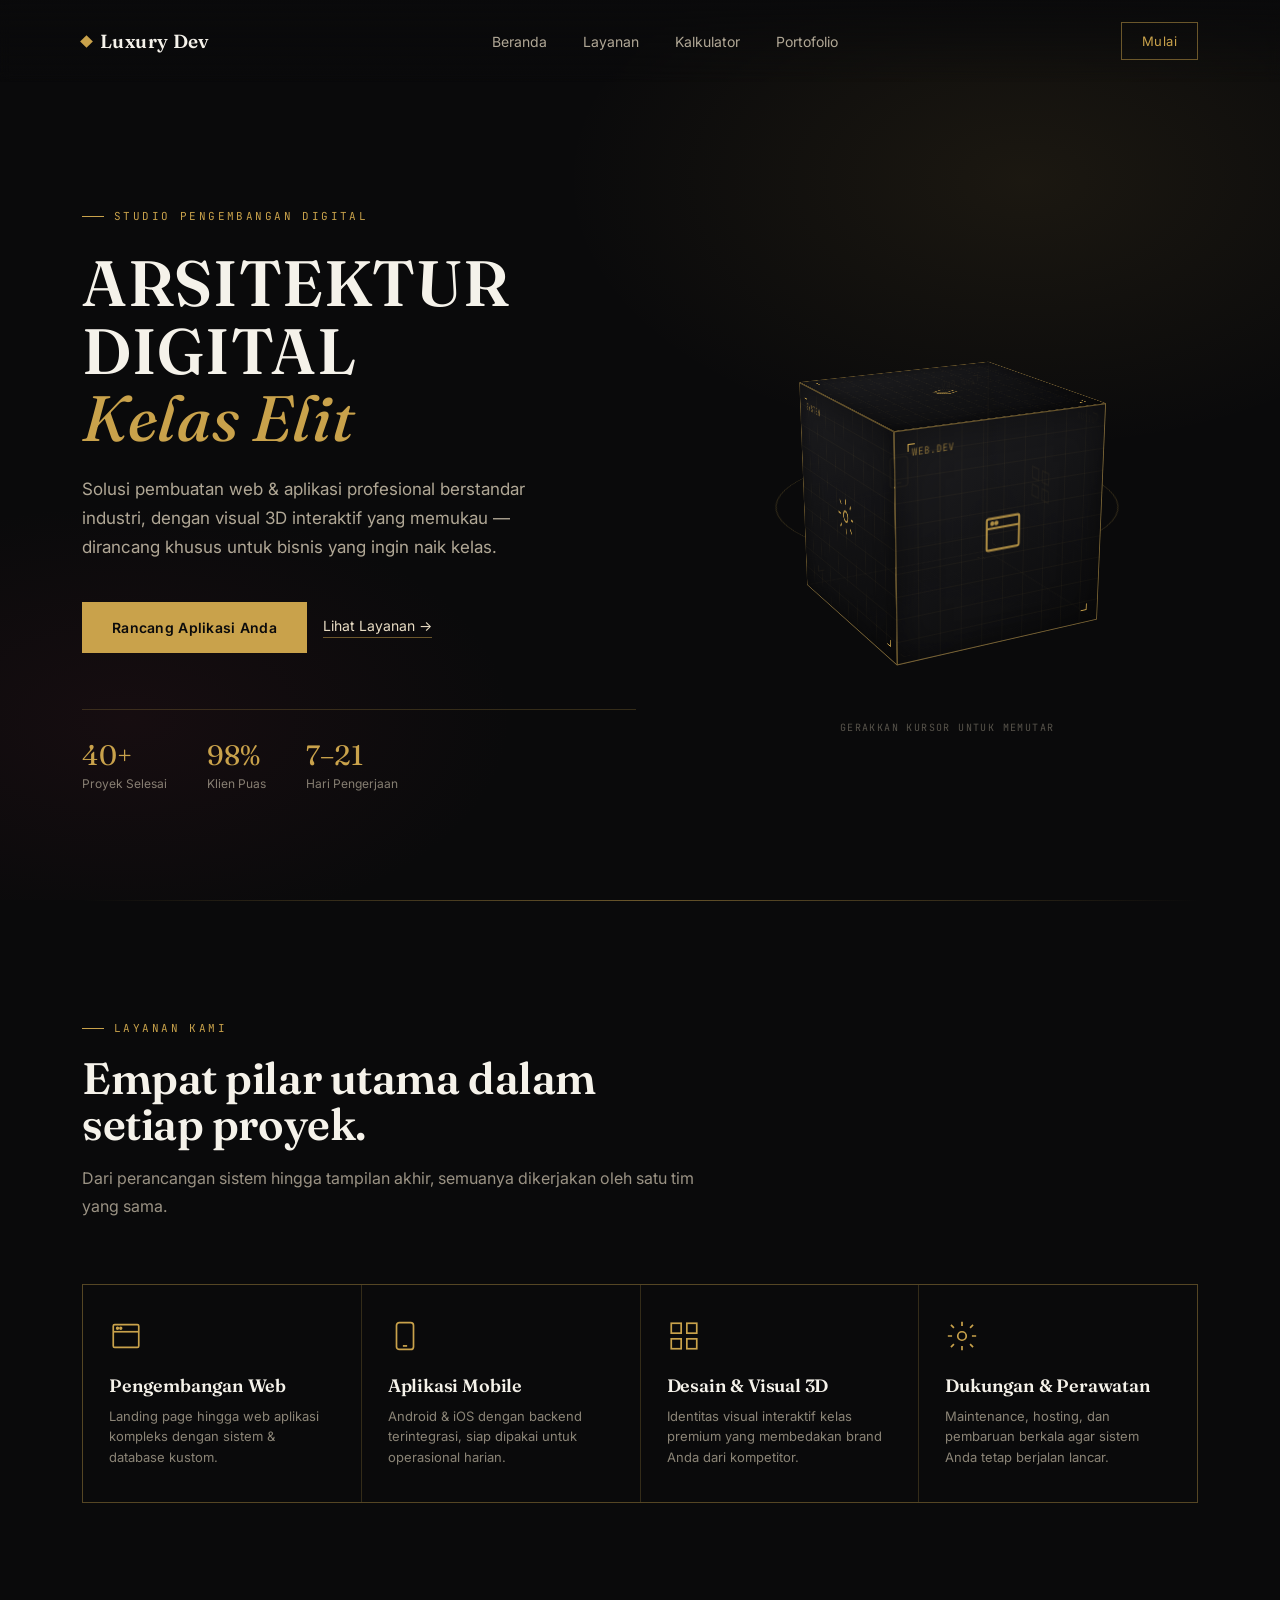
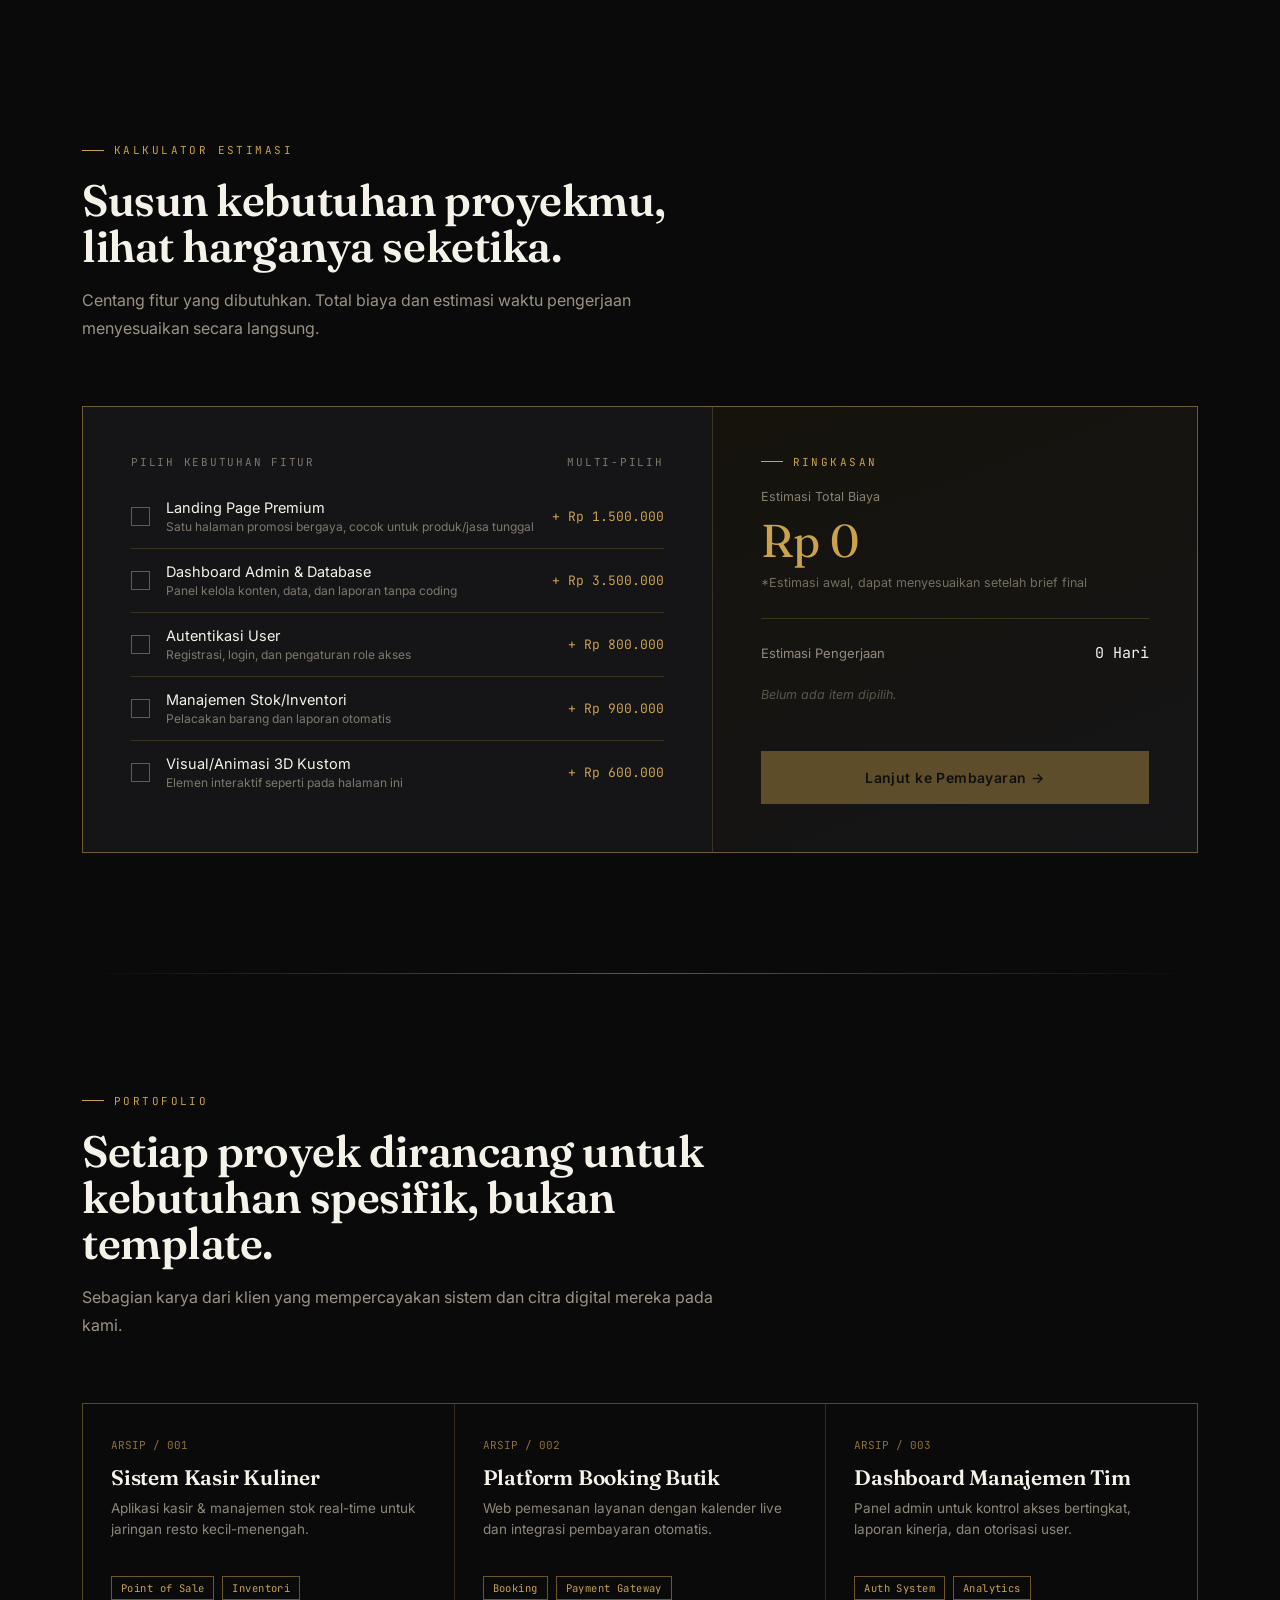
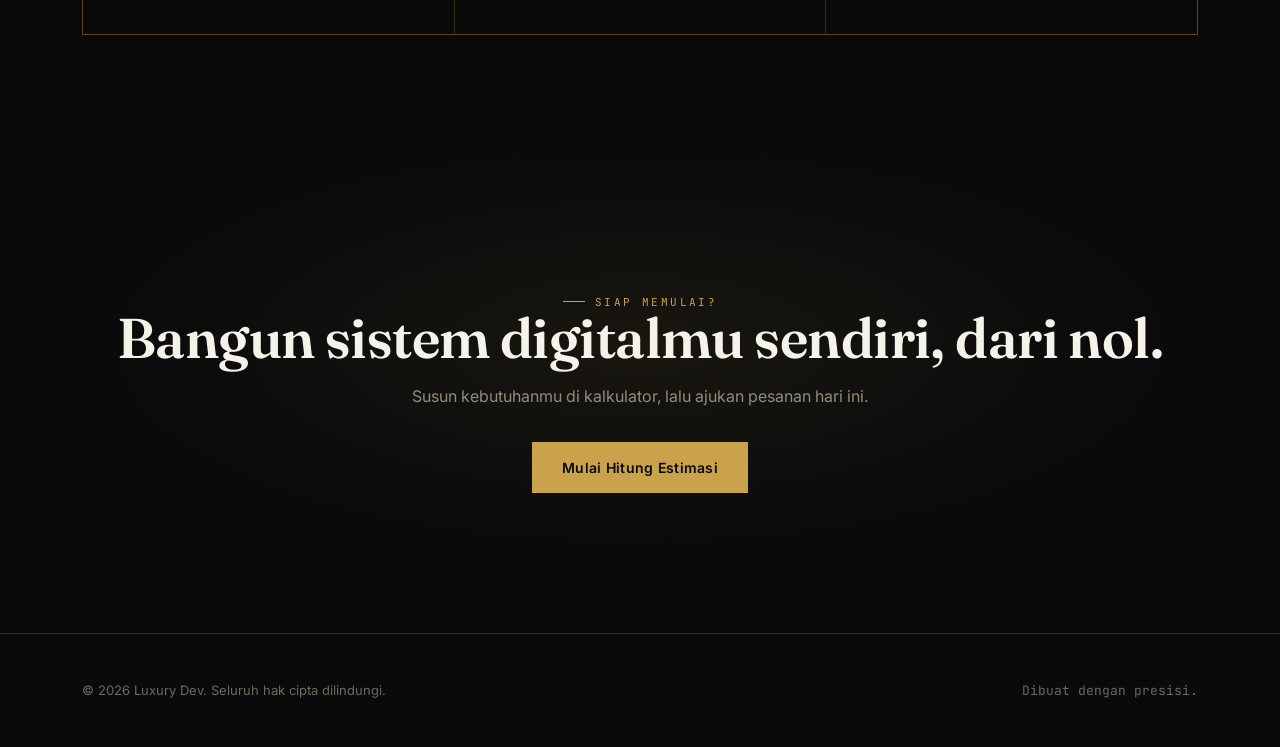
<file: index.html>
<!DOCTYPE html>
<html lang="id">
<head>
<meta charset="UTF-8">
<meta name="viewport" content="width=device-width, initial-scale=1.0">
<meta http-equiv="refresh" content="0; url=index%20wab.html">
<title>Luxury Dev — Halaman Klien</title>
</head>
<body style="background:#0A0A0B; color:#E8DCC4; font-family:sans-serif; display:flex; align-items:center; justify-content:center; height:100vh; margin:0;">
  <div style="text-align:center;">
    <p style="font-size:14px;">Mengalihkan ke halaman klien...</p>
    <p style="font-size:13px; color:#C9A24B;"><a href="index%20wab.html" style="color:#C9A24B;">Klik di sini jika tidak teralihkan otomatis</a></p>
  </div>
</body>
</html>
</file>
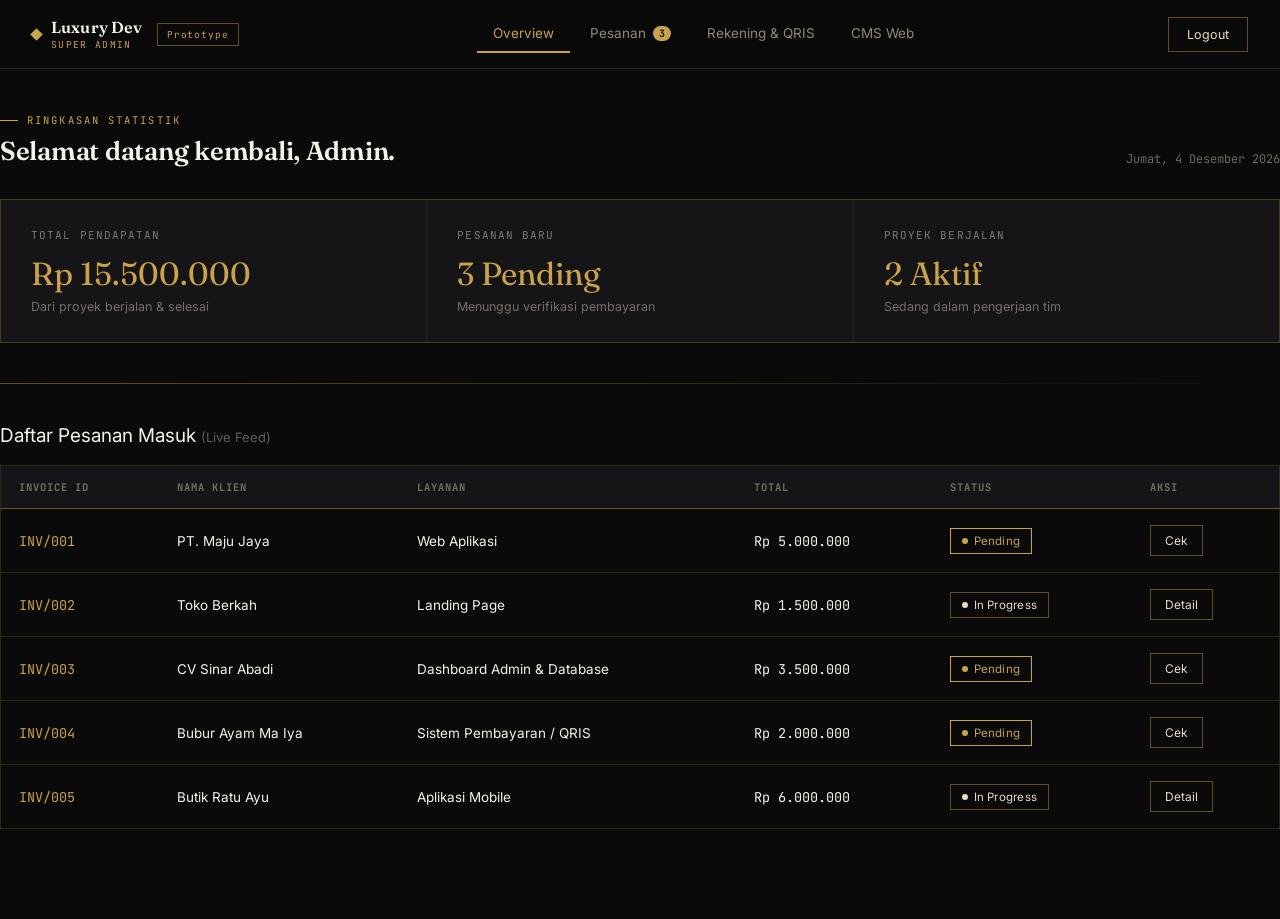
<file: admin.html>
<!DOCTYPE html>
<html lang="id">
<head>
<meta charset="UTF-8">
<meta name="viewport" content="width=device-width, initial-scale=1.0">
<title>Luxury Dev — Admin Dashboard</title>
<link rel="stylesheet" href="admin.css">
<style>
  .eyebrow{
    font-family:'JetBrains Mono', monospace; font-size:10.5px; letter-spacing:0.2em;
    text-transform:uppercase; color:var(--gold); display:flex; align-items:center; gap:9px;
  }
  .eyebrow::before{ content:''; width:18px; height:1px; background:var(--gold); }

  .wrap{ max-width:1280px; margin:0 auto; padding:0 32px; }

  /* ---------- TOP NAV ---------- */
  .admin-nav{
    position:sticky; top:0; z-index:100;
    background:rgba(10,10,11,0.92);
    backdrop-filter:blur(8px);
    border-bottom:1px solid var(--line);
  }
  .admin-nav .wrap{ display:flex; align-items:center; justify-content:space-between; height:68px; }
  .brand{ display:flex; align-items:center; gap:10px; }
  .brand .mark{ width:9px; height:9px; background:var(--gold); transform:rotate(45deg); display:inline-block; }
  .brand-text{ font-family:'Fraunces', serif; font-size:16px; font-weight:600; letter-spacing:0.01em; }
  .brand-text small{ display:block; font-family:'JetBrains Mono',monospace; font-size:9.5px; color:var(--gold); letter-spacing:0.14em; font-weight:400; margin-top:1px; }
  .preview-pill{
    font-family:'JetBrains Mono',monospace; font-size:9.5px; letter-spacing:0.1em;
    border:1px solid var(--line-strong); color:var(--gold); padding:4px 9px; margin-left:14px;
  }

  .tabs{ display:flex; gap:4px; }
  .tab-btn{
    padding:10px 16px; font-size:13.5px; color:rgba(232,220,196,0.6);
    border-bottom:2px solid transparent; transition:all .2s; display:flex; align-items:center; gap:7px;
  }
  .tab-btn:hover{ color:var(--champagne); }
  .tab-btn.active{ color:var(--gold); border-bottom-color:var(--gold); }
  .tab-badge{
    font-family:'JetBrains Mono',monospace; font-size:10px;
    background:var(--gold); color:var(--obsidian); padding:1px 6px; border-radius:20px; font-weight:600;
  }
  .logout-btn{
    border:1px solid var(--line-strong); padding:9px 18px; font-size:12.5px; color:var(--champagne); transition:all .2s;
  }
  .logout-btn:hover{ background:var(--bordeaux); border-color:var(--bordeaux); color:var(--ivory); }

  /* ---------- LAYOUT ---------- */
  .page{ padding:44px 0 90px; }
  .panel{ display:none; }
  .panel.active{ display:block; }

  .page-head{ display:flex; justify-content:space-between; align-items:flex-end; margin-bottom:32px; flex-wrap:wrap; gap:14px; }
  .page-head h2{ font-size:26px; color:var(--ivory); margin-top:8px; }
  .page-head .date{ font-family:'JetBrains Mono',monospace; font-size:12px; color:rgba(232,220,196,0.45); }

  .divider{ height:1px; background:linear-gradient(90deg, var(--line-strong), transparent); margin:40px 0; }

  /* ---------- STAT CARDS ---------- */
  .stat-grid{ display:grid; grid-template-columns:repeat(3,1fr); gap:1px; background:var(--line); border:1px solid var(--line); }
  .stat-card{ background:var(--charcoal); padding:28px 30px; }
  .stat-card .k{ font-family:'JetBrains Mono',monospace; font-size:11px; letter-spacing:0.1em; color:rgba(232,220,196,0.5); text-transform:uppercase; }
  .stat-card .v{ font-family:'Fraunces',serif; font-size:32px; color:var(--gold); margin-top:12px; }
  .stat-card .sub{ font-size:12.5px; color:rgba(232,220,196,0.45); margin-top:6px; }

  /* ---------- TABLE ---------- */
  .table-head-row{ display:flex; justify-content:space-between; align-items:center; margin-bottom:18px; flex-wrap:wrap; gap:12px;}
  .section-title{ font-size:19px; color:var(--ivory); }
  .filter-row{ display:flex; gap:8px; flex-wrap:wrap; }
  .filter-btn{
    font-size:12.5px; padding:8px 14px; border:1px solid var(--line-strong); color:rgba(232,220,196,0.6); transition:all .2s;
  }
  .filter-btn:hover{ color:var(--champagne); }
  .filter-btn.active{ background:var(--gold); color:var(--obsidian); border-color:var(--gold); font-weight:600; }

  .data-table{ width:100%; border-collapse:collapse; border:1px solid var(--line); }
  .data-table thead th{
    text-align:left; font-family:'JetBrains Mono',monospace; font-size:10.5px; letter-spacing:0.1em; text-transform:uppercase;
    color:rgba(232,220,196,0.45); padding:14px 18px; background:var(--charcoal); border-bottom:1px solid var(--line-strong);
  }
  .data-table tbody td{
    padding:16px 18px; font-size:13.5px; border-bottom:1px solid var(--line); vertical-align:middle;
  }
  .data-table tbody tr{ transition:background .2s; }
  .data-table tbody tr:hover{ background:var(--charcoal); }
  .data-table tbody tr:last-child td{ border-bottom:none; }
  .cell-invoice{ font-family:'JetBrains Mono',monospace; color:var(--gold); }
  .cell-total{ font-family:'JetBrains Mono',monospace; }
  .cell-empty{ text-align:center; padding:50px 20px; color:rgba(232,220,196,0.4); font-size:13.5px; }

  .badge-status{ display:inline-flex; align-items:center; gap:6px; font-size:11.5px; padding:5px 11px; border:1px solid; letter-spacing:0.02em; }
  .badge-status.pending{ color:var(--gold); border-color:var(--gold); }
  .badge-status.in_progress{ color:var(--champagne); border-color:var(--line-strong); }
  .badge-status.selesai{ color:var(--sage); border-color:var(--sage); }
  .badge-status.ditolak{ color:#c97878; border-color:var(--bordeaux); }
  .badge-status i{ width:6px; height:6px; border-radius:50%; background:currentColor; }

  .action-btn{
    font-size:12px; border:1px solid var(--line-strong); padding:7px 14px; color:var(--champagne); transition:all .2s;
  }
  .action-btn:hover{ border-color:var(--gold); color:var(--gold); }

  /* ---------- SETTINGS (REKENING & CMS) ---------- */
  .settings-grid{ display:grid; grid-template-columns:1fr 1fr; gap:1px; background:var(--line); border:1px solid var(--line); }
  .settings-card{ background:var(--charcoal); padding:36px; }
  .settings-card h3{ font-size:18px; color:var(--ivory); }
  .settings-card .desc{ font-size:12.5px; color:rgba(232,220,196,0.5); margin-top:6px; margin-bottom:26px; line-height:1.6; }

  .field{ margin-bottom:20px; }
  .field label{ font-size:12px; color:rgba(232,220,196,0.6); display:block; margin-bottom:8px; }
  .field input, .field textarea{
    width:100%; background:var(--obsidian); border:1px solid var(--line); color:var(--ivory);
    padding:12px 14px; font-size:13.5px; transition:border-color .2s;
  }
  .field input:focus, .field textarea:focus{ outline:none; border-color:var(--gold); }
  .field textarea{ resize:vertical; min-height:76px; }

  .toggle-row{ display:flex; align-items:center; justify-content:space-between; padding:12px 0; border-top:1px solid var(--line); margin-top:6px; }
  .toggle-row .lbl{ font-size:13px; color:var(--champagne); }
  .toggle{ width:38px; height:20px; border:1px solid var(--line-strong); position:relative; cursor:pointer; flex-shrink:0; }
  .toggle.on{ background:var(--gold); border-color:var(--gold); }
  .toggle::after{ content:''; position:absolute; width:14px; height:14px; background:var(--ivory); top:2px; left:2px; transition:left .2s; }
  .toggle.on::after{ left:20px; background:var(--obsidian); }

  .qris-upload{
    margin-top:10px; border:1px dashed var(--line-strong); padding:20px; text-align:center; font-size:12.5px;
    color:rgba(232,220,196,0.5); cursor:pointer; transition:all .2s;
  }
  .qris-upload:hover{ border-color:var(--gold); color:var(--gold); }
  .qris-upload input{ display:none; }

  .btn-save{
    margin-top:8px; background:var(--gold); color:var(--obsidian); padding:13px 26px; font-size:13px; font-weight:600; transition:all .2s;
  }
  .btn-save:hover{ box-shadow:0 12px 26px -10px rgba(201,162,75,0.5); transform:translateY(-1px); }

  .cms-list{ margin-top:6px; display:flex; flex-direction:column; gap:1px; background:var(--line); border:1px solid var(--line); }
  .cms-item{ background:var(--obsidian); padding:14px 18px; display:flex; justify-content:space-between; align-items:center; }
  .cms-item .name{ font-size:13.5px; color:var(--ivory); }
  .cms-item .tag{ font-family:'JetBrains Mono',monospace; font-size:10.5px; color:var(--gold-dim); margin-top:2px; }
  .cms-item .del{ font-size:11.5px; color:rgba(232,220,196,0.4); border:1px solid var(--line); padding:5px 10px; transition:all .2s; }
  .cms-item .del:hover{ color:#c97878; border-color:var(--bordeaux); }

  .toast{
    position:fixed; bottom:28px; left:50%; transform:translateX(-50%) translateY(20px);
    background:var(--charcoal-3); border:1px solid var(--line-strong); color:var(--gold);
    padding:14px 24px; font-size:13px; opacity:0; pointer-events:none; transition:all .3s; z-index:2000;
    box-shadow:var(--shadow);
  }
  .toast.show{ opacity:1; transform:translateX(-50%) translateY(0); }

  /* ---------- MODAL ---------- */
  .overlay{
    position:fixed; inset:0; z-index:1000; background:rgba(6,6,7,0.85); backdrop-filter:blur(4px);
    display:none; align-items:center; justify-content:center; padding:24px;
  }
  .overlay.show{ display:flex; }
  .modal{
    width:100%; max-width:560px; max-height:88vh; overflow-y:auto;
    background:var(--charcoal); border:1px solid var(--line-strong); box-shadow:var(--shadow); padding:40px; position:relative;
  }
  .modal::-webkit-scrollbar{ width:5px; }
  .modal::-webkit-scrollbar-thumb{ background:var(--gold-dim); }
  .modal-close{
    position:absolute; top:22px; right:22px; width:30px; height:30px; border:1px solid var(--line);
    display:flex; align-items:center; justify-content:center; color:var(--champagne); font-size:15px; transition:all .2s;
  }
  .modal-close:hover{ border-color:var(--gold); color:var(--gold); }
  .modal h3{ font-size:22px; color:var(--ivory); }

  .detail-row{ display:flex; justify-content:space-between; padding:12px 0; border-bottom:1px solid var(--line); font-size:13.5px; }
  .detail-row .k{ color:rgba(232,220,196,0.5); }
  .detail-row .v{ color:var(--ivory); text-align:right; max-width:65%; }

  .brief-box{
    margin-top:20px; padding:16px 18px; background:var(--obsidian); border:1px solid var(--line); font-size:13.5px;
    color:rgba(232,220,196,0.75); line-height:1.65;
  }
  .brief-box .lbl{ font-family:'JetBrains Mono',monospace; font-size:10.5px; letter-spacing:0.1em; color:var(--gold); text-transform:uppercase; margin-bottom:8px; display:block; }

  .receipt-frame{
    margin-top:20px; padding:14px; background:var(--obsidian); border:1px solid var(--line);
  }
  .receipt-frame .lbl{ font-family:'JetBrains Mono',monospace; font-size:10.5px; letter-spacing:0.1em; color:var(--gold); text-transform:uppercase; margin-bottom:12px; display:block; }
  .receipt-mock{
    background:var(--ivory); color:#1a1a1a; border-radius:6px; overflow:hidden; max-width:280px; margin:0 auto;
    font-family:'Inter',sans-serif;
  }
  .receipt-mock .rh{ background:#0d3d2e; color:#fff; padding:12px 16px; font-size:12px; font-weight:600; display:flex; justify-content:space-between; }
  .receipt-mock .rb{ padding:24px 20px; text-align:center; }
  .receipt-mock .check{
    width:44px; height:44px; border-radius:50%; background:#e8f5ea; color:#2e7d4f;
    display:flex; align-items:center; justify-content:center; margin:0 auto 12px; font-size:20px;
  }
  .receipt-mock .status{ font-size:13px; font-weight:600; color:#1a1a1a; }
  .receipt-mock .amount{ font-size:22px; font-weight:700; margin-top:6px; color:#0d3d2e; }
  .receipt-mock .meta{ margin-top:16px; text-align:left; font-size:11px; color:#666; display:flex; flex-direction:column; gap:6px; border-top:1px dashed #ccc; padding-top:14px; }
  .receipt-mock .meta div{ display:flex; justify-content:space-between; }

  .modal-actions{ margin-top:28px; display:flex; gap:12px; }
  .btn-reject{
    flex:1; padding:15px; text-align:center; border:1px solid var(--bordeaux); color:#e2a5ab; font-size:13px; font-weight:600; transition:all .2s;
  }
  .btn-reject:hover{ background:var(--bordeaux); color:var(--ivory); }
  .btn-validate{
    flex:1.4; padding:15px; text-align:center; background:var(--gold); color:var(--obsidian); font-size:13px; font-weight:600; transition:all .2s;
  }
  .btn-validate:hover{ box-shadow:0 12px 26px -10px rgba(201,162,75,0.5); }
  .btn-complete{
    flex:1; padding:15px; text-align:center; background:var(--sage); color:#0d1f10; font-size:13px; font-weight:600;
  }
  .modal-note{ margin-top:18px; font-size:12px; color:rgba(232,220,196,0.4); text-align:center; }

  @media (max-width: 900px){
    .stat-grid{ grid-template-columns:1fr; }
    .settings-grid{ grid-template-columns:1fr; }
    .tabs{ display:none; }
    .data-table{ display:block; overflow-x:auto; white-space:nowrap; }
    .admin-nav .wrap{ height:auto; padding:14px 20px; flex-wrap:wrap; gap:10px; }
  }
  :focus-visible{ outline:2px solid var(--gold); outline-offset:2px; }
</style>
</head>
<body>

<nav class="admin-nav">
  <div class="wrap">
    <div style="display:flex; align-items:center;">
      <div class="brand">
        <span class="mark"></span>
        <div class="brand-text">Luxury Dev<small>SUPER ADMIN</small></div>
      </div>
      <span class="preview-pill">Prototype</span>
    </div>
    <div class="tabs" id="tabs">
      <button class="tab-btn active" data-tab="overview">Overview</button>
      <button class="tab-btn" data-tab="pesanan">Pesanan <span class="tab-badge" id="pendingBadge">0</span></button>
      <button class="tab-btn" data-tab="rekening">Rekening &amp; QRIS</button>
      <button class="tab-btn" data-tab="cms">CMS Web</button>
    </div>
    <button class="logout-btn" id="logoutBtn">Logout</button>
  </div>
</nav>

<div class="page wrap">

  <!-- OVERVIEW -->
  <div class="panel active" id="panel-overview">
    <div class="page-head">
      <div><div class="eyebrow">Ringkasan Statistik</div><h2>Selamat datang kembali, Admin.</h2></div>
      <div class="date mono" id="todayDate"></div>
    </div>

    <div class="stat-grid">
      <div class="stat-card">
        <div class="k">Total Pendapatan</div>
        <div class="v mono" id="statRevenue">Rp 0</div>
        <div class="sub">Dari proyek berjalan &amp; selesai</div>
      </div>
      <div class="stat-card">
        <div class="k">Pesanan Baru</div>
        <div class="v mono" id="statPending">0 Pending</div>
        <div class="sub">Menunggu verifikasi pembayaran</div>
      </div>
      <div class="stat-card">
        <div class="k">Proyek Berjalan</div>
        <div class="v mono" id="statActive">0 Aktif</div>
        <div class="sub">Sedang dalam pengerjaan tim</div>
      </div>
    </div>

    <div class="divider"></div>

    <div class="table-head-row">
      <div class="section-title">Daftar Pesanan Masuk <span style="color:rgba(232,220,196,0.4); font-size:13px;">(Live Feed)</span></div>
    </div>
    <table class="data-table">
      <thead>
        <tr><th>Invoice ID</th><th>Nama Klien</th><th>Layanan</th><th>Total</th><th>Status</th><th>Aksi</th></tr>
      </thead>
      <tbody id="liveFeedBody"></tbody>
    </table>
  </div>

  <!-- PESANAN -->
  <div class="panel" id="panel-pesanan">
    <div class="page-head">
      <div><div class="eyebrow">Manajemen Pesanan</div><h2>Semua pesanan klien</h2></div>
    </div>

    <div class="table-head-row">
      <div class="filter-row" id="filterRow">
        <button class="filter-btn active" data-filter="all">Semua</button>
        <button class="filter-btn" data-filter="pending">Pending</button>
        <button class="filter-btn" data-filter="in_progress">In Progress</button>
        <button class="filter-btn" data-filter="selesai">Selesai</button>
        <button class="filter-btn" data-filter="ditolak">Ditolak</button>
      </div>
    </div>
    <table class="data-table">
      <thead>
        <tr><th>Invoice ID</th><th>Nama Klien</th><th>Layanan</th><th>Total</th><th>Status</th><th>Aksi</th></tr>
      </thead>
      <tbody id="ordersBody"></tbody>
    </table>
  </div>

  <!-- REKENING & QRIS -->
  <div class="panel" id="panel-rekening">
    <div class="page-head">
      <div><div class="eyebrow">Pengaturan Pembayaran</div><h2>Rekening &amp; QRIS Aktif</h2></div>
    </div>
    <div class="settings-grid">
      <div class="settings-card">
        <h3>Rekening Bank</h3>
        <div class="desc">Rekening ini akan ditampilkan pada halaman pembayaran klien.</div>
        <div class="field"><label>Nama Bank</label><input type="text" id="bankName" value="BCA"></div>
        <div class="field"><label>Nomor Rekening</label><input type="text" id="bankNumber" value="1234567890"></div>
        <div class="field"><label>Atas Nama</label><input type="text" id="bankHolder" value="Luxury Dev"></div>
        <div class="toggle-row">
          <span class="lbl">Tampilkan di halaman klien</span>
          <div class="toggle on" id="bankToggle"></div>
        </div>
        <button class="btn-save" id="saveBank">Simpan Perubahan</button>
      </div>
      <div class="settings-card">
        <h3>QRIS</h3>
        <div class="desc">Unggah kode QRIS resmi untuk pembayaran instan.</div>
        <div class="field"><label>Nama Merchant QRIS</label><input type="text" id="qrisName" value="Luxury Dev Studio"></div>
        <div class="qris-upload" id="qrisUpload">
          <span id="qrisUploadText">Klik untuk unggah gambar QRIS baru</span>
          <input type="file" id="qrisFileInput" accept="image/*">
        </div>
        <div class="qris-preview" id="qrisPreviewWrap" style="display:none; margin-top:12px; text-align:center;">
          <img id="qrisPreview" alt="QRIS" style="max-width:180px; max-height:180px; border:1px solid var(--line); background:var(--ivory); padding:8px;">
        </div>
        <div class="toggle-row">
          <span class="lbl">Tampilkan di halaman klien</span>
          <div class="toggle on" id="qrisToggle"></div>
        </div>
        <button class="btn-save" id="saveQris">Simpan Perubahan</button>
      </div>
    </div>
  </div>

  <!-- CMS WEB -->
  <div class="panel" id="panel-cms">
    <div class="page-head">
      <div><div class="eyebrow">Manajemen Konten</div><h2>CMS Halaman Web</h2></div>
    </div>
    <div class="settings-grid">
      <div class="settings-card">
        <h3>Hero Section</h3>
        <div class="desc">Ubah judul dan deskripsi utama pada halaman depan klien.</div>
        <div class="field"><label>Judul Utama</label><input type="text" id="cmsHeadline" value="Arsitektur Digital Kelas Elit"></div>
        <div class="field"><label>Deskripsi</label><textarea id="cmsSubtext">Solusi pembuatan web & aplikasi profesional berstandar industri, dengan visual 3D interaktif yang memukau.</textarea></div>
        <button class="btn-save" id="saveCms">Simpan Perubahan</button>
      </div>
      <div class="settings-card">
        <h3>Portofolio</h3>
        <div class="desc">Kelola daftar karya yang tampil di halaman Portofolio klien.</div>
        <div class="field"><label>Tambah Karya Baru</label><input type="text" id="newPortName" placeholder="Nama proyek..."></div>
        <button class="btn-save" id="addPortItem" style="margin-bottom:20px;">+ Tambah ke Daftar</button>
        <div class="cms-list" id="portList"></div>
      </div>
    </div>
  </div>

</div>

<!-- MODAL DETAIL & VERIFIKASI -->
<div class="overlay" id="overlay">
  <div class="modal" id="modalContent"></div>
</div>

<div class="toast" id="toast"></div>

<script src="admin.js"></script>
</body>
</html>
</file>
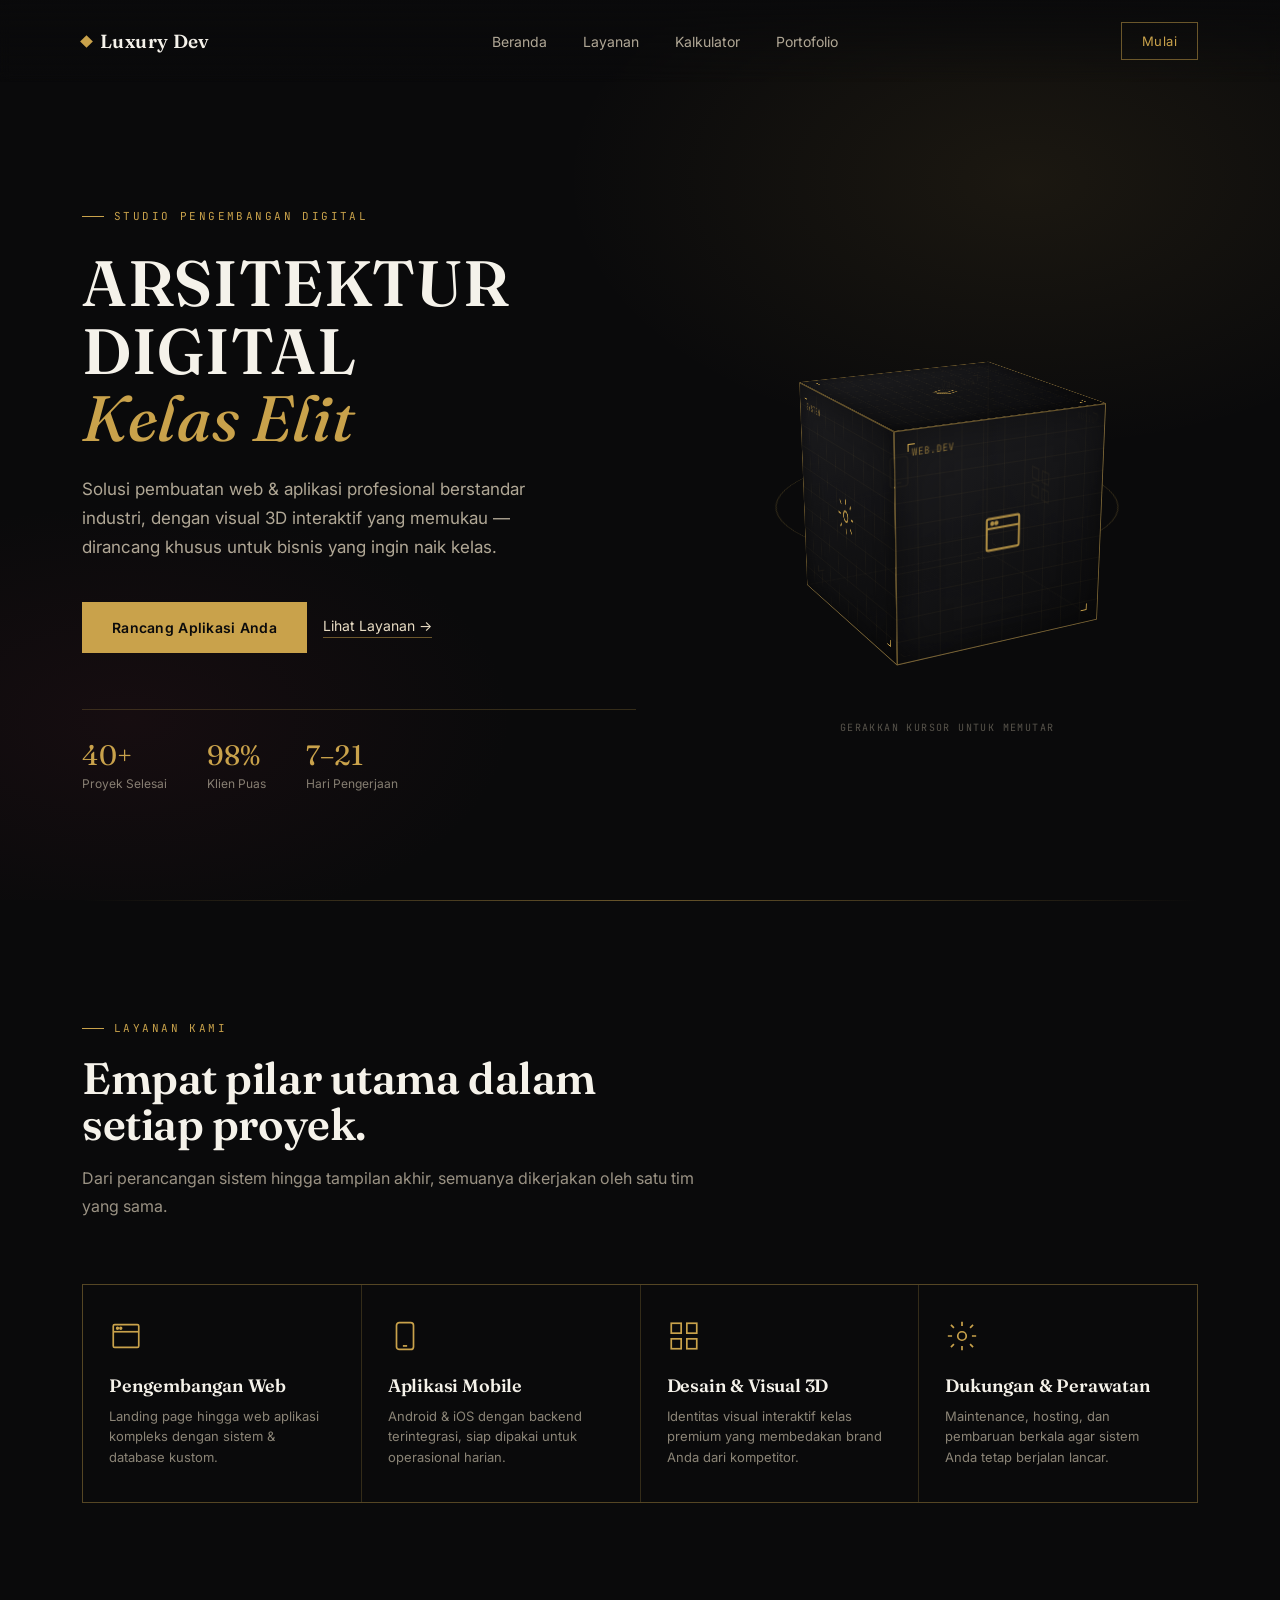
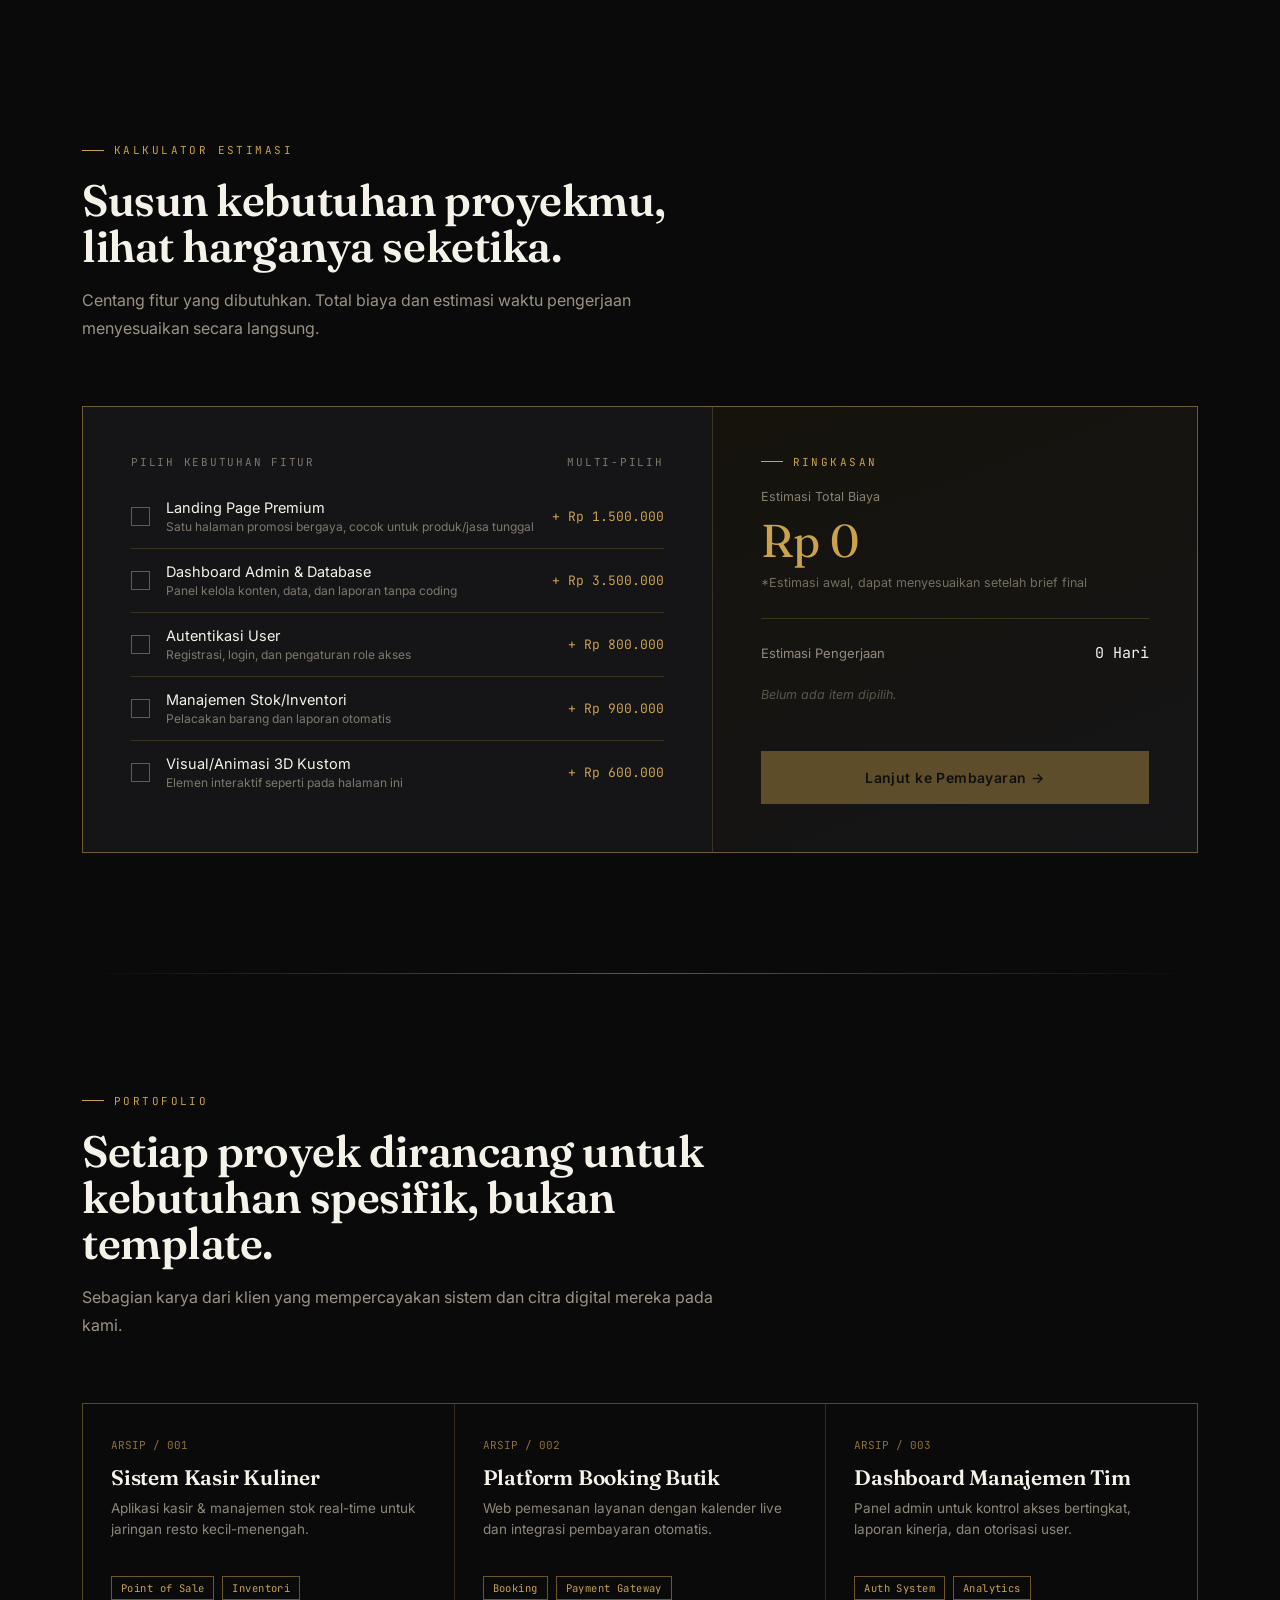
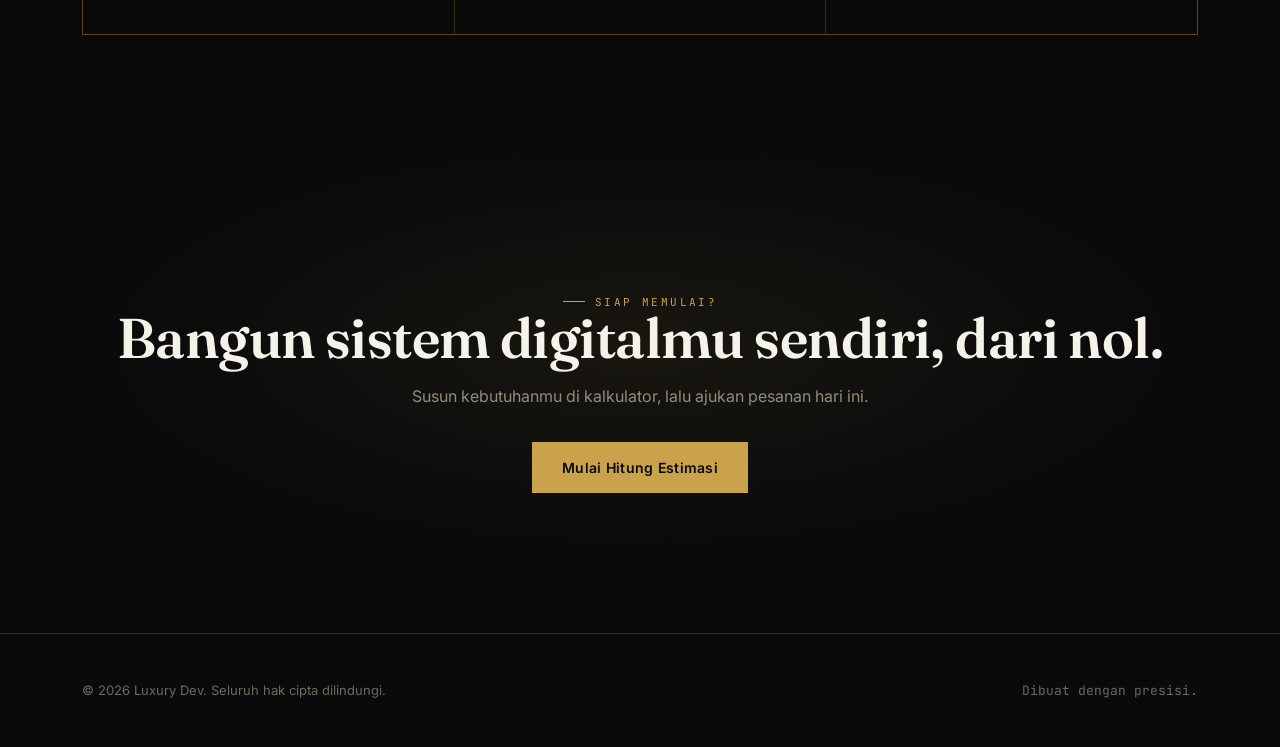
<file: index wab.html>
<!DOCTYPE html>
<html lang="id">
<head>
<meta charset="UTF-8">
<meta name="viewport" content="width=device-width, initial-scale=1.0">
<title>Luxury Dev — Arsitektur Digital Kelas Elit</title>
<link rel="stylesheet" href="wab.css">
</head>
<body>

<nav>
  <div class="wrap">
    <div class="brand"><span class="mark"></span> Luxury Dev</div>
    <div class="navlinks">
      <a href="#beranda">Beranda</a>
      <a href="#layanan">Layanan</a>
      <a href="#kalkulator">Kalkulator</a>
      <a href="#portofolio">Portofolio</a>
    </div>
    <a href="#kalkulator" class="nav-cta">Mulai</a>
  </div>
</nav>

<!-- HERO -->
<header class="hero" id="beranda">
  <div class="wrap hero-grid">
    <div class="hero-copy">
      <div class="eyebrow">Studio Pengembangan Digital</div>
      <h1>Arsitektur Digital<span>Kelas Elit</span></h1>
      <p>Solusi pembuatan web &amp; aplikasi profesional berstandar industri, dengan visual 3D interaktif yang memukau — dirancang khusus untuk bisnis yang ingin naik kelas.</p>
      <div class="hero-actions">
        <a href="#kalkulator" class="btn-primary">Rancang Aplikasi Anda</a>
        <a href="#layanan" class="btn-ghost">Lihat Layanan →</a>
      </div>
      <div class="hero-stats">
        <div><span class="num">40+</span><span class="lbl">Proyek Selesai</span></div>
        <div><span class="num">98%</span><span class="lbl">Klien Puas</span></div>
        <div><span class="num">7–21</span><span class="lbl">Hari Pengerjaan</span></div>
      </div>
    </div>

    <div class="scene3d" id="scene3d" aria-hidden="true">
      <div class="orbit-ring"><div class="orbit-dot"></div></div>
      <div class="cube-stage idle" id="cubeStage">
        <div class="face face-front"><span class="corner tl"></span><span class="corner br"></span><span class="label">WEB.DEV</span>
          <div class="glyph"><svg width="46" height="46" viewBox="0 0 24 24" fill="none" stroke="currentColor" stroke-width="1.1"><rect x="3" y="4" width="18" height="16" rx="1"/><path d="M3 9h18"/><circle cx="6" cy="6.5" r="0.6" fill="currentColor"/><circle cx="8.3" cy="6.5" r="0.6" fill="currentColor"/></svg></div>
        </div>
        <div class="face face-back"><span class="corner tl"></span><span class="corner br"></span><span class="label">APP.DEV</span>
          <div class="glyph"><svg width="42" height="42" viewBox="0 0 24 24" fill="none" stroke="currentColor" stroke-width="1.1"><rect x="6" y="2.5" width="12" height="19" rx="2"/><path d="M10.5 19h3"/></svg></div>
        </div>
        <div class="face face-right"><span class="corner tl"></span><span class="corner br"></span><span class="label">UI/UX</span>
          <div class="glyph"><svg width="42" height="42" viewBox="0 0 24 24" fill="none" stroke="currentColor" stroke-width="1.1"><rect x="3" y="3" width="7" height="7"/><rect x="14" y="3" width="7" height="7"/><rect x="3" y="14" width="7" height="7"/><rect x="14" y="14" width="7" height="7"/></svg></div>
        </div>
        <div class="face face-left"><span class="corner tl"></span><span class="corner br"></span><span class="label">SYSTEM</span>
          <div class="glyph"><svg width="42" height="42" viewBox="0 0 24 24" fill="none" stroke="currentColor" stroke-width="1.1"><circle cx="12" cy="12" r="3"/><path d="M12 2v3M12 19v3M4.2 4.2l2.1 2.1M17.7 17.7l2.1 2.1M2 12h3M19 12h3M4.2 19.8l2.1-2.1M17.7 6.3l2.1-2.1"/></svg></div>
        </div>
        <div class="face face-top"><span class="corner tl"></span><span class="corner br"></span>
          <div class="glyph"><svg width="30" height="30" viewBox="0 0 24 24" fill="none" stroke="currentColor" stroke-width="1.1"><path d="M12 2l9 5-9 5-9-5 9-5z"/><path d="M3 12l9 5 9-5"/></svg></div>
        </div>
        <div class="face face-bottom"><span class="corner tl"></span><span class="corner br"></span></div>
      </div>
      <div class="scene3d-hint">Gerakkan kursor untuk memutar</div>
    </div>
  </div>
</header>

<div class="wrap"><div class="divider"></div></div>

<!-- LAYANAN -->
<section id="layanan">
  <div class="wrap">
    <div class="section-head">
      <div class="eyebrow">Layanan Kami</div>
      <h2>Empat pilar utama dalam setiap proyek.</h2>
      <p>Dari perancangan sistem hingga tampilan akhir, semuanya dikerjakan oleh satu tim yang sama.</p>
    </div>
  </div>
  <div class="wrap">
    <div class="service-grid">
      <div class="service-card">
        <svg class="icon" viewBox="0 0 24 24" fill="none" stroke="currentColor" stroke-width="1.2"><rect x="3" y="4" width="18" height="16" rx="1"/><path d="M3 9h18"/><circle cx="6" cy="6.5" r="0.6" fill="currentColor"/><circle cx="8.3" cy="6.5" r="0.6" fill="currentColor"/></svg>
        <h4>Pengembangan Web</h4>
        <p>Landing page hingga web aplikasi kompleks dengan sistem &amp; database kustom.</p>
      </div>
      <div class="service-card">
        <svg class="icon" viewBox="0 0 24 24" fill="none" stroke="currentColor" stroke-width="1.2"><rect x="6" y="2.5" width="12" height="19" rx="2"/><path d="M10.5 19h3"/></svg>
        <h4>Aplikasi Mobile</h4>
        <p>Android &amp; iOS dengan backend terintegrasi, siap dipakai untuk operasional harian.</p>
      </div>
      <div class="service-card">
        <svg class="icon" viewBox="0 0 24 24" fill="none" stroke="currentColor" stroke-width="1.2"><rect x="3" y="3" width="7" height="7"/><rect x="14" y="3" width="7" height="7"/><rect x="3" y="14" width="7" height="7"/><rect x="14" y="14" width="7" height="7"/></svg>
        <h4>Desain &amp; Visual 3D</h4>
        <p>Identitas visual interaktif kelas premium yang membedakan brand Anda dari kompetitor.</p>
      </div>
      <div class="service-card">
        <svg class="icon" viewBox="0 0 24 24" fill="none" stroke="currentColor" stroke-width="1.2"><circle cx="12" cy="12" r="3"/><path d="M12 2v3M12 19v3M4.2 4.2l2.1 2.1M17.7 17.7l2.1 2.1M2 12h3M19 12h3M4.2 19.8l2.1-2.1M17.7 6.3l2.1-2.1"/></svg>
        <h4>Dukungan &amp; Perawatan</h4>
        <p>Maintenance, hosting, dan pembaruan berkala agar sistem Anda tetap berjalan lancar.</p>
      </div>
    </div>
  </div>
</section>

<!-- KALKULATOR -->
<section id="kalkulator">
  <div class="wrap">
    <div class="section-head">
      <div class="eyebrow">Kalkulator Estimasi</div>
      <h2>Susun kebutuhan proyekmu, lihat harganya seketika.</h2>
      <p>Centang fitur yang dibutuhkan. Total biaya dan estimasi waktu pengerjaan menyesuaikan secara langsung.</p>
    </div>

    <div class="calc-wrap">
      <div class="calc-left">
        <div class="calc-group-title"><span>Pilih Kebutuhan Fitur</span><span>Multi-pilih</span></div>

        <div class="opt" data-price="1500000" data-days="5" data-name="Landing Page Premium">
          <div class="opt-left"><div class="checkbox"></div>
            <div><div class="opt-name">Landing Page Premium</div><div class="opt-desc">Satu halaman promosi bergaya, cocok untuk produk/jasa tunggal</div></div>
          </div>
          <div class="opt-price">+ Rp 1.500.000</div>
        </div>
        <div class="opt" data-price="3500000" data-days="10" data-name="Dashboard Admin & Database">
          <div class="opt-left"><div class="checkbox"></div>
            <div><div class="opt-name">Dashboard Admin &amp; Database</div><div class="opt-desc">Panel kelola konten, data, dan laporan tanpa coding</div></div>
          </div>
          <div class="opt-price">+ Rp 3.500.000</div>
        </div>
        <div class="opt" data-price="800000" data-days="3" data-name="Autentikasi User">
          <div class="opt-left"><div class="checkbox"></div>
            <div><div class="opt-name">Autentikasi User</div><div class="opt-desc">Registrasi, login, dan pengaturan role akses</div></div>
          </div>
          <div class="opt-price">+ Rp 800.000</div>
</div>
        <div class="opt" data-price="900000" data-days="3" data-name="Manajemen Inventori">
          <div class="opt-left"><div class="checkbox"></div>
            <div><div class="opt-name">Manajemen Stok/Inventori</div><div class="opt-desc">Pelacakan barang dan laporan otomatis</div></div>
          </div>
          <div class="opt-price">+ Rp 900.000</div>
        </div>
        <div class="opt" data-price="600000" data-days="2" data-name="Visual/Animasi 3D Kustom">
          <div class="opt-left"><div class="checkbox"></div>
            <div><div class="opt-name">Visual/Animasi 3D Kustom</div><div class="opt-desc">Elemen interaktif seperti pada halaman ini</div></div>
          </div>
          <div class="opt-price">+ Rp 600.000</div>
        </div>
      </div>

      <div class="calc-right">
        <div class="eyebrow">Ringkasan</div>
        <div class="total-label">Estimasi Total Biaya</div>
        <div class="total-num mono" id="totalPrice">Rp 0</div>
        <div class="total-sub">*Estimasi awal, dapat menyesuaikan setelah brief final</div>

        <div class="est-time">
          <div class="lbl">Estimasi Pengerjaan</div>
          <div class="val" id="totalDays">0 Hari</div>
        </div>

        <div class="selected-list" id="selectedList">
          <div class="empty">Belum ada item dipilih.</div>
        </div>

        <button class="btn-order" id="orderBtn" disabled>Lanjut ke Pembayaran →</button>
      </div>
    </div>
  </div>
</section>

<div class="wrap"><div class="divider"></div></div>

<!-- PORTOFOLIO -->
<section id="portofolio">
  <div class="wrap">
    <div class="section-head">
      <div class="eyebrow">Portofolio</div>
      <h2>Setiap proyek dirancang untuk kebutuhan spesifik, bukan template.</h2>
      <p>Sebagian karya dari klien yang mempercayakan sistem dan citra digital mereka pada kami.</p>
    </div>
  </div>
  <div class="wrap">
    <div class="port-grid">
      <div class="port-card">
        <div>
          <div class="idx">ARSIP / 001</div>
          <h4>Sistem Kasir Kuliner</h4>
          <p>Aplikasi kasir &amp; manajemen stok real-time untuk jaringan resto kecil-menengah.</p>
        </div>
        <div class="tags"><span>Point of Sale</span><span>Inventori</span></div>
      </div>
      <div class="port-card">
        <div>
          <div class="idx">ARSIP / 002</div>
          <h4>Platform Booking Butik</h4>
          <p>Web pemesanan layanan dengan kalender live dan integrasi pembayaran otomatis.</p>
        </div>
        <div class="tags"><span>Booking</span><span>Payment Gateway</span></div>
      </div>
      <div class="port-card">
        <div>
          <div class="idx">ARSIP / 003</div>
          <h4>Dashboard Manajemen Tim</h4>
          <p>Panel admin untuk kontrol akses bertingkat, laporan kinerja, dan otorisasi user.</p>
        </div>
        <div class="tags"><span>Auth System</span><span>Analytics</span></div>
      </div>
    </div>
  </div>
</section>

<!-- CTA -->
<section class="cta-band">
  <div class="wrap">
    <div class="eyebrow" style="justify-content:center;">Siap Memulai?</div>
    <h2>Bangun sistem digitalmu sendiri, dari nol.</h2>
    <p>Susun kebutuhanmu di kalkulator, lalu ajukan pesanan hari ini.</p>
    <a href="#kalkulator" class="btn-primary">Mulai Hitung Estimasi</a>
  </div>
</section>

<footer>
  <div class="wrap" style="display:flex; justify-content:space-between; width:100%;">
    <div>© 2026 Luxury Dev. Seluruh hak cipta dilindungi.</div>
    <div class="mono">Dibuat dengan presisi.</div>
  </div>
</footer>

<!-- ================= MODAL: CHECKOUT ================= -->
<div class="overlay" id="overlay">
  <div class="modal" id="modalContent"></div>
</div>

<script src="wab.js"></script>

</body>
</html>
</file>
<file: admin.css>
@import url('https://fonts.googleapis.com/css2?family=Fraunces:opsz,wght@9..144,500;9..144,600;9..144,700&family=Inter:wght@400;500;600;700&family=JetBrains+Mono:wght@400;500&display=swap');

:root{
  --obsidian:#0A0A0B;
  --charcoal:#151517;
  --charcoal-2:#1D1D20;
  --charcoal-3:#232326;
  --gold:#C9A24B;
  --gold-dim:#8a7038;
  --champagne:#E8DCC4;
  --ivory:#F5F2EA;
  --bordeaux:#5C1F2E;
  --sage:#6f9573;
  --line: rgba(201,162,75,0.18);
  --line-strong: rgba(201,162,75,0.45);
  --shadow: 0 30px 80px -20px rgba(0,0,0,0.7);
}

*{box-sizing:border-box; margin:0; padding:0;}
body{
  background:var(--obsidian);
  color:var(--ivory);
  font-family:'Inter', sans-serif;
  -webkit-font-smoothing:antialiased;
  min-height:100vh;
}
::selection{ background:var(--gold); color:var(--obsidian); }
h1,h2,h3,h4{ font-family:'Fraunces', serif; font-weight:600; letter-spacing:-0.01em; }
.mono{ font-family:'JetBrains Mono', monospace; }
a{ color:inherit; text-decoration:none; }
button{ font-family:inherit; cursor:pointer; border:none; background:none; color:inherit; }
input, textarea{ font-family:inherit; }

.eyebrow{
  font-family:'JetBrains Mono', monospace; font-size:10.5px; letter-spacing:0.2em;
  text-transform:uppercase; color:var(--gold); display:flex; align-items:center; gap:9px;
}
.eyebrow::before{ content:''; width:18px; height:1px; background:var(--gold); }

.wrap{ max-width:1280px; margin:0 auto; padding:0 32px; }

/* ---------- TOP NAV ---------- */
.admin-nav{
  position:sticky; top:0; z-index:100;
  background:rgba(10,10,11,0.92);
  backdrop-filter:blur(8px);
  border-bottom:1px solid var(--line);
}
.admin-nav .wrap{ display:flex; align-items:center; justify-content:space-between; height:68px; }
.brand{ display:flex; align-items:center; gap:10px; }
.brand .mark{ width:9px; height:9px; background:var(--gold); transform:rotate(45deg); display:inline-block; }
.brand-text{ font-family:'Fraunces', serif; font-size:16px; font-weight:600; letter-spacing:0.01em; }
.brand-text small{ display:block; font-family:'JetBrains Mono',monospace; font-size:9.5px; color:var(--gold); letter-spacing:0.14em; font-weight:400; margin-top:1px; }
.preview-pill{
  font-family:'JetBrains Mono',monospace; font-size:9.5px; letter-spacing:0.1em;
  border:1px solid var(--line-strong); color:var(--gold); padding:4px 9px; margin-left:14px;
}

.tabs{ display:flex; gap:4px; }
.tab-btn{
  padding:10px 16px; font-size:13.5px; color:rgba(232,220,196,0.6);
  border-bottom:2px solid transparent; transition:all .2s; display:flex; align-items:center; gap:7px;
}
.tab-btn:hover{ color:var(--champagne); }
.tab-btn.active{ color:var(--gold); border-bottom-color:var(--gold); }
.tab-badge{
  font-family:'JetBrains Mono',monospace; font-size:10px;
  background:var(--gold); color:var(--obsidian); padding:1px 6px; border-radius:20px; font-weight:600;
}
.logout-btn{
  border:1px solid var(--line-strong); padding:9px 18px; font-size:12.5px; color:var(--champagne); transition:all .2s;
}
.logout-btn:hover{ background:var(--bordeaux); border-color:var(--bordeaux); color:var(--ivory); }

/* ---------- LAYOUT ---------- */
.page{ padding:44px 0 90px; }
.panel{ display:none; }
.panel.active{ display:block; }

.page-head{ display:flex; justify-content:space-between; align-items:flex-end; margin-bottom:32px; flex-wrap:wrap; gap:14px; }
.page-head h2{ font-size:26px; color:var(--ivory); margin-top:8px; }
.page-head .date{ font-family:'JetBrains Mono',monospace; font-size:12px; color:rgba(232,220,196,0.45); }

.divider{ height:1px; background:linear-gradient(90deg, var(--line-strong), transparent); margin:40px 0; }

/* ---------- STAT CARDS ---------- */
.stat-grid{ display:grid; grid-template-columns:repeat(3,1fr); gap:1px; background:var(--line); border:1px solid var(--line); }
.stat-card{ background:var(--charcoal); padding:28px 30px; }
.stat-card .k{ font-family:'JetBrains Mono',monospace; font-size:11px; letter-spacing:0.1em; color:rgba(232,220,196,0.5); text-transform:uppercase; }
.stat-card .v{ font-family:'Fraunces',serif; font-size:32px; color:var(--gold); margin-top:12px; }
.stat-card .sub{ font-size:12.5px; color:rgba(232,220,196,0.45); margin-top:6px; }

/* ---------- TABLE ---------- */
.table-head-row{ display:flex; justify-content:space-between; align-items:center; margin-bottom:18px; flex-wrap:wrap; gap:12px; }
.section-title{ font-size:19px; color:var(--ivory); }
.filter-row{ display:flex; gap:8px; flex-wrap:wrap; }
.filter-btn{
  font-size:12.5px; padding:8px 14px; border:1px solid var(--line-strong); color:rgba(232,220,196,0.6); transition:all .2s;
}
.filter-btn:hover{ color:var(--champagne); }
.filter-btn.active{ background:var(--gold); color:var(--obsidian); border-color:var(--gold); font-weight:600; }

.data-table{ width:100%; border-collapse:collapse; border:1px solid var(--line); }
.data-table thead th{
  text-align:left; font-family:'JetBrains Mono',monospace; font-size:10.5px; letter-spacing:0.1em; text-transform:uppercase;
  color:rgba(232,220,196,0.45); padding:14px 18px; background:var(--charcoal); border-bottom:1px solid var(--line-strong);
}
.data-table tbody td{
  padding:16px 18px; font-size:13.5px; border-bottom:1px solid var(--line); vertical-align:middle;
}
.data-table tbody tr{ transition:background .2s; }
.data-table tbody tr:hover{ background:var(--charcoal); }
.data-table tbody tr:last-child td{ border-bottom:none; }
.cell-invoice{ font-family:'JetBrains Mono',monospace; color:var(--gold); }
.cell-total{ font-family:'JetBrains Mono',monospace; }
.cell-empty{ text-align:center; padding:50px 20px; color:rgba(232,220,196,0.4); font-size:13.5px; }

.badge-status{ display:inline-flex; align-items:center; gap:6px; font-size:11.5px; padding:5px 11px; border:1px solid; letter-spacing:0.02em; }
.badge-status.pending{ color:var(--gold); border-color:var(--gold); }
.badge-status.in_progress{ color:var(--champagne); border-color:var(--line-strong); }
.badge-status.selesai{ color:var(--sage); border-color:var(--sage); }
.badge-status.ditolak{ color:#c97878; border-color:var(--bordeaux); }
.badge-status i{ width:6px; height:6px; border-radius:50%; background:currentColor; }

.action-btn{
  font-size:12px; border:1px solid var(--line-strong); padding:7px 14px; color:var(--champagne); transition:all .2s;
}
.action-btn:hover{ border-color:var(--gold); color:var(--gold); }

/* ---------- SETTINGS (REKENING & CMS) ---------- */
.settings-grid{ display:grid; grid-template-columns:1fr 1fr; gap:1px; background:var(--line); border:1px solid var(--line); }
.settings-card{ background:var(--charcoal); padding:36px; }
.settings-card h3{ font-size:18px; color:var(--ivory); }
.settings-card .desc{ font-size:12.5px; color:rgba(232,220,196,0.5); margin-top:6px; margin-bottom:26px; line-height:1.6; }

.field{ margin-bottom:20px; }
.field label{ font-size:12px; color:rgba(232,220,196,0.6); display:block; margin-bottom:8px; }
.field input, .field textarea{
  width:100%; background:var(--obsidian); border:1px solid var(--line); color:var(--ivory);
  padding:12px 14px; font-size:13.5px; transition:border-color .2s;
}
.field input:focus, .field textarea:focus{ outline:none; border-color:var(--gold); }
.field textarea{ resize:vertical; min-height:76px; }

.toggle-row{ display:flex; align-items:center; justify-content:space-between; padding:12px 0; border-top:1px solid var(--line); margin-top:6px; }
.toggle-row .lbl{ font-size:13px; color:var(--champagne); }
.toggle{ width:38px; height:20px; border:1px solid var(--line-strong); position:relative; cursor:pointer; flex-shrink:0; }
.toggle.on{ background:var(--gold); border-color:var(--gold); }
.toggle::after{ content:''; position:absolute; width:14px; height:14px; background:var(--ivory); top:2px; left:2px; transition:left .2s; }
.toggle.on::after{ left:20px; background:var(--obsidian); }

.qris-upload{
  margin-top:10px; border:1px dashed var(--line-strong); padding:20px; text-align:center; font-size:12.5px;
  color:rgba(232,220,196,0.5); cursor:pointer; transition:all .2s;
}
.qris-upload:hover{ border-color:var(--gold); color:var(--gold); }
.qris-upload input{ display:none; }

.btn-save{
  margin-top:8px; background:var(--gold); color:var(--obsidian); padding:13px 26px; font-size:13px; font-weight:600; transition:all .2s;
}
.btn-save:hover{ box-shadow:0 12px 26px -10px rgba(201,162,75,0.5); transform:translateY(-1px); }

.cms-list{ margin-top:6px; display:flex; flex-direction:column; gap:1px; background:var(--line); border:1px solid var(--line); }
.cms-item{ background:var(--obsidian); padding:14px 18px; display:flex; justify-content:space-between; align-items:center; }
.cms-item .name{ font-size:13.5px; color:var(--ivory); }
.cms-item .tag{ font-family:'JetBrains Mono',monospace; font-size:10.5px; color:var(--gold-dim); margin-top:2px; }
.cms-item .del{ font-size:11.5px; color:rgba(232,220,196,0.4); border:1px solid var(--line); padding:5px 10px; transition:all .2s; }
.cms-item .del:hover{ color:#c97878; border-color:var(--bordeaux); }

.toast{
  position:fixed; bottom:28px; left:50%; transform:translateX(-50%) translateY(20px);
  background:var(--charcoal-3); border:1px solid var(--line-strong); color:var(--gold);
  padding:14px 24px; font-size:13px; opacity:0; pointer-events:none; transition:all .3s; z-index:2000;
  box-shadow:var(--shadow);
}
.toast.show{ opacity:1; transform:translateX(-50%) translateY(0); }

/* ---------- MODAL ---------- */
.overlay{
  position:fixed; inset:0; z-index:1000; background:rgba(6,6,7,0.85); backdrop-filter:blur(4px);
  display:none; align-items:center; justify-content:center; padding:24px;
}
.overlay.show{ display:flex; }
.modal{
  width:100%; max-width:560px; max-height:88vh; overflow-y:auto;
  background:var(--charcoal); border:1px solid var(--line-strong); box-shadow:var(--shadow); padding:40px; position:relative;
}
.modal::-webkit-scrollbar{ width:5px; }
.modal::-webkit-scrollbar-thumb{ background:var(--gold-dim); }
.modal-close{
  position:absolute; top:22px; right:22px; width:30px; height:30px; border:1px solid var(--line);
  display:flex; align-items:center; justify-content:center; color:var(--champagne); font-size:15px; transition:all .2s;
}
.modal-close:hover{ border-color:var(--gold); color:var(--gold); }
.modal h3{ font-size:22px; color:var(--ivory); }

.detail-row{ display:flex; justify-content:space-between; padding:12px 0; border-bottom:1px solid var(--line); font-size:13.5px; }
.detail-row .k{ color:rgba(232,220,196,0.5); }
.detail-row .v{ color:var(--ivory); text-align:right; max-width:65%; }

.brief-box{
  margin-top:20px; padding:16px 18px; background:var(--obsidian); border:1px solid var(--line); font-size:13.5px;
  color:rgba(232,220,196,0.75); line-height:1.65;
}
.brief-box .lbl{ font-family:'JetBrains Mono',monospace; font-size:10.5px; letter-spacing:0.1em; color:var(--gold); text-transform:uppercase; margin-bottom:8px; display:block; }

.receipt-frame{
  margin-top:20px; padding:14px; background:var(--obsidian); border:1px solid var(--line);
}
.receipt-frame .lbl{ font-family:'JetBrains Mono',monospace; font-size:10.5px; letter-spacing:0.1em; color:var(--gold); text-transform:uppercase; margin-bottom:12px; display:block; }
.receipt-mock{
  background:var(--ivory); color:#1a1a1a; border-radius:6px; overflow:hidden; max-width:280px; margin:0 auto;
  font-family:'Inter',sans-serif;
}
.receipt-mock .rh{ background:#0d3d2e; color:#fff; padding:12px 16px; font-size:12px; font-weight:600; display:flex; justify-content:space-between; }
.receipt-mock .rb{ padding:24px 20px; text-align:center; }
.receipt-mock .check{
  width:44px; height:44px; border-radius:50%; background:#e8f5ea; color:#2e7d4f;
  display:flex; align-items:center; justify-content:center; margin:0 auto 12px; font-size:20px;
}
.receipt-mock .status{ font-size:13px; font-weight:600; color:#1a1a1a; }
.receipt-mock .amount{ font-size:22px; font-weight:700; margin-top:6px; color:#0d3d2e; }
.receipt-mock .meta{ margin-top:16px; text-align:left; font-size:11px; color:#666; display:flex; flex-direction:column; gap:6px; border-top:1px dashed #ccc; padding-top:14px; }
.receipt-mock .meta div{ display:flex; justify-content:space-between; }

.modal-actions{ margin-top:28px; display:flex; gap:12px; }
.btn-reject{
  flex:1; padding:15px; text-align:center; border:1px solid var(--bordeaux); color:#e2a5ab; font-size:13px; font-weight:600; transition:all .2s;
}
.btn-reject:hover{ background:var(--bordeaux); color:var(--ivory); }
.btn-validate{
  flex:1.4; padding:15px; text-align:center; background:var(--gold); color:var(--obsidian); font-size:13px; font-weight:600; transition:all .2s;
}
.btn-validate:hover{ box-shadow:0 12px 26px -10px rgba(201,162,75,0.5); }
.btn-complete{
  flex:1; padding:15px; text-align:center; background:var(--sage); color:#0d1f10; font-size:13px; font-weight:600;
}
.modal-note{ margin-top:18px; font-size:12px; color:rgba(232,220,196,0.4); text-align:center; }

@media (max-width: 900px){
  .stat-grid{ grid-template-columns:1fr; }
  .settings-grid{ grid-template-columns:1fr; }
  .tabs{ display:none; }
  .data-table{ display:block; overflow-x:auto; white-space:nowrap; }
  .admin-nav .wrap{ height:auto; padding:14px 20px; flex-wrap:wrap; gap:10px; }
}
:focus-visible{ outline:2px solid var(--gold); outline-offset:2px; }
</file>
<file: wab.css>
@import url('https://fonts.googleapis.com/css2?family=Fraunces:opsz,wght@9..144,300;9..144,500;9..144,600;9..144,700&family=Inter:wght@400;500;600;700&family=JetBrains+Mono:wght@400;500&display=swap');

  :root{
    --obsidian:#0A0A0B;
    --charcoal:#151517;
    --charcoal-2:#1D1D20;
    --gold:#C9A24B;
    --gold-dim:#8a7038;
    --champagne:#E8DCC4;
    --ivory:#F5F2EA;
    --bordeaux:#5C1F2E;
    --line: rgba(201,162,75,0.22);
    --line-strong: rgba(201,162,75,0.5);
    --shadow: 0 30px 80px -20px rgba(0,0,0,0.7);
  }

  *{box-sizing:border-box; margin:0; padding:0;}
  html{scroll-behavior:smooth;}
  body{
    background:var(--obsidian);
    color:var(--ivory);
    font-family:'Inter', sans-serif;
    overflow-x:hidden;
    -webkit-font-smoothing:antialiased;
  }
  ::selection{ background:var(--gold); color:var(--obsidian); }

  h1,h2,h3,h4{
    font-family:'Fraunces', serif;
    font-weight:600;
    letter-spacing:-0.01em;
    line-height:1.05;
  }
  .mono{ font-family:'JetBrains Mono', monospace; }

  .eyebrow{
    font-family:'JetBrains Mono', monospace;
    font-size:11px;
    letter-spacing:0.22em;
    text-transform:uppercase;
    color:var(--gold);
    display:flex;
    align-items:center;
    gap:10px;
  }
  .eyebrow::before{
    content:'';
    width:22px; height:1px;
    background:var(--gold);
  }

  a{ color:inherit; text-decoration:none; }
  button{ font-family:inherit; cursor:pointer; border:none; background:none; color:inherit; }

  .wrap{ max-width:1180px; margin:0 auto; padding:0 32px; }

  /* ---------- NAV ---------- */
  nav{
    position:fixed; top:0; left:0; right:0; z-index:100;
    padding:22px 0;
    background:linear-gradient(to bottom, rgba(10,10,11,0.95), rgba(10,10,11,0));
    backdrop-filter:blur(6px);
  }
  nav .wrap{ display:flex; align-items:center; justify-content:space-between; }
  .brand{
    font-family:'Fraunces', serif;
    font-size:19px;
    font-weight:600;
    letter-spacing:0.02em;
    display:flex; align-items:center; gap:9px;
  }
  .brand .mark{
    width:9px; height:9px;
    background:var(--gold);
    transform:rotate(45deg);
    display:inline-block;
  }
  .navlinks{ display:flex; gap:36px; font-size:14px; color:var(--champagne); }
  .navlinks a{ opacity:0.75; transition:opacity .2s; position:relative;}
  .navlinks a:hover{ opacity:1; }
  .nav-cta{
    border:1px solid var(--line-strong);
    padding:10px 20px;
    font-size:13px;
    letter-spacing:0.03em;
    color:var(--gold);
    transition:all .25s;
  }
  .nav-cta:hover{ background:var(--gold); color:var(--obsidian); }

  /* ---------- HERO ---------- */
  .hero{
    min-height:100vh;
    display:flex; align-items:center;
    position:relative;
    padding-top:100px;
    background:
      radial-gradient(ellipse 60% 50% at 80% 20%, rgba(201,162,75,0.09), transparent 60%),
      radial-gradient(ellipse 50% 40% at 10% 80%, rgba(92,31,46,0.15), transparent 60%);
  }
  .hero-grid{
    display:grid;
    grid-template-columns:1.05fr 0.95fr;
    gap:60px;
    align-items:center;
    width:100%;
  }
  .hero-copy .eyebrow{ margin-bottom:26px; }
  .hero-copy h1{
    font-size:clamp(38px, 5vw, 66px);
    color:var(--ivory);
    text-transform:uppercase;
    letter-spacing:0.01em;
  }
  .hero-copy h1 span{
    display:block;
    color:var(--gold);
    font-style:italic;
    font-weight:500;
    text-transform:none;
  }
  .hero-copy p{
    margin-top:24px;
    font-size:17px;
    line-height:1.7;
    color:rgba(232,220,196,0.75);
    max-width:480px;
  }
  .hero-actions{ display:flex; gap:16px; margin-top:40px; align-items:center; flex-wrap:wrap; }
  .btn-primary{
    background:var(--gold);
    color:var(--obsidian);
    padding:17px 30px;
    font-size:14px;
    font-weight:600;
    letter-spacing:0.02em;
    transition:transform .25s, box-shadow .25s;
    box-shadow:0 0 0 rgba(201,162,75,0);
  }
  .btn-primary:hover{ transform:translateY(-2px); box-shadow:0 14px 30px -10px rgba(201,162,75,0.5); }
  .btn-ghost{
    display:flex; align-items:center; gap:10px;
    font-size:14px; color:var(--champagne);
    border-bottom:1px solid var(--line-strong);
    padding-bottom:3px;
  }

  .hero-stats{
    display:flex; gap:40px;
    margin-top:56px;
    padding-top:28px;
    border-top:1px solid var(--line);
  }
  .hero-stats div span{ display:block; }
  .hero-stats .num{ font-family:'Fraunces', serif; font-size:28px; color:var(--gold); }
  .hero-stats .lbl{ font-size:12px; color:rgba(232,220,196,0.55); margin-top:4px; }

  /* ---------- 3D INTERACTIVE OBJECT ---------- */
  .scene3d{
    position:relative;
    height:480px;
    perspective:1200px;
    display:flex; align-items:center; justify-content:center;
  }
  .cube-stage{
    width:220px; height:220px;
    position:relative;
    transform-style:preserve-3d;
    transform:rotateX(-18deg) rotateY(28deg);
    transition:transform 0.15s ease-out;
  }
  .cube-stage.idle{ animation:idlespin 14s linear infinite; }
  @keyframes idlespin{
    0%{ transform:rotateX(-18deg) rotateY(0deg); }
    100%{ transform:rotateX(-18deg) rotateY(360deg); }
  }
  .face{
    position:absolute;
    width:220px; height:220px;
    border:1px solid var(--line-strong);
    background:
      repeating-linear-gradient(0deg, transparent, transparent 21px, rgba(201,162,75,0.09) 22px),
      repeating-linear-gradient(90deg, transparent, transparent 21px, rgba(201,162,75,0.09) 22px),
      linear-gradient(155deg, rgba(29,29,32,0.92), rgba(10,10,11,0.96));
    box-shadow: inset 0 0 40px rgba(0,0,0,0.5);
  }
  .face .corner{ position:absolute; width:7px; height:7px; border:1px solid var(--gold); }
  .face .corner.tl{ top:12px; left:12px; border-right:none; border-bottom:none; }
  .face .corner.br{ bottom:12px; right:12px; border-left:none; border-top:none; }
  .face .label{
    position:absolute; top:14px; left:16px;
    font-family:'JetBrains Mono', monospace; font-size:9px; letter-spacing:0.12em;
    color:var(--gold-dim);
  }
  .face .glyph{
    position:absolute; inset:0;
    display:flex; align-items:center; justify-content:center;
    color:var(--gold); opacity:0.85;
  }
  .face-front { transform: rotateY(0deg) translateZ(110px); }
  .face-back  { transform: rotateY(180deg) translateZ(110px); }
  .face-right { transform: rotateY(90deg) translateZ(110px); }
  .face-left  { transform: rotateY(-90deg) translateZ(110px); }
  .face-top   { transform: rotateX(90deg) translateZ(110px); }
  .face-bottom{ transform: rotateX(-90deg) translateZ(110px); }

  .orbit-ring{
    position:absolute;
    width:340px; height:340px;
    border:1px solid var(--line);
    border-radius:50%;
    transform:rotateX(72deg);
    pointer-events:none;
  }
  .orbit-dot{
    position:absolute; width:6px; height:6px; border-radius:50%;
    background:var(--gold); top:-3px; left:50%;
    box-shadow:0 0 14px 3px rgba(201,162,75,0.55);
    animation:orbitspin 10s linear infinite;
    transform-origin:3px 173px;
  }
  @keyframes orbitspin{ from{ transform: rotate(0deg) translateY(0) rotate(0deg);} to{ transform: rotate(360deg) translateY(0) rotate(-360deg);} }

  .scene3d-hint{
    position:absolute; bottom:6px; left:50%; transform:translateX(-50%);
    font-family:'JetBrains Mono', monospace; font-size:10px; letter-spacing:0.14em;
    color:rgba(232,220,196,0.35); text-transform:uppercase;
  }

  /* ---------- SECTION SHARED ---------- */
  section{ padding:120px 0; position:relative; }
  .section-head{ max-width:640px; margin-bottom:64px; }
  .section-head h2{ font-size:clamp(30px,3.6vw,44px); margin-top:20px; color:var(--ivory); }
  .section-head p{ margin-top:18px; font-size:16px; color:rgba(232,220,196,0.65); line-height:1.7; }

  .divider{
    height:1px;
    background:linear-gradient(90deg, transparent, var(--line-strong), transparent);
    margin:0 auto;
  }

  /* ---------- LAYANAN (SERVICES) ---------- */
  .service-grid{
    display:grid; grid-template-columns:repeat(4,1fr); gap:1px;
    background:var(--line);
    border:1px solid var(--line);
  }
  .service-card{
    background:var(--obsidian);
    padding:34px 26px;
    transition:background .3s;
  }
  .service-card:hover{ background:var(--charcoal); }
  .service-card .icon{ width:34px; height:34px; color:var(--gold); }
  .service-card h4{ font-size:18px; margin-top:20px; color:var(--ivory); }
  .service-card p{ font-size:13px; color:rgba(232,220,196,0.58); margin-top:10px; line-height:1.6; }

  /* ---------- PORTFOLIO ---------- */
  .port-grid{
    display:grid; grid-template-columns:repeat(3,1fr); gap:1px;
    background:var(--line);
    border:1px solid var(--line);
  }
  .port-card{
    background:var(--obsidian);
    padding:34px 28px;
    transition:background .3s;
    position:relative;
    min-height:230px;
    display:flex; flex-direction:column; justify-content:space-between;
  }
  .port-card:hover{ background:var(--charcoal); }
  .port-card .idx{ font-family:'JetBrains Mono',monospace; font-size:11px; color:var(--gold-dim); }
  .port-card h4{ font-size:21px; margin-top:14px; color:var(--ivory); }
  .port-card p{ font-size:13.5px; color:rgba(232,220,196,0.6); margin-top:10px; line-height:1.6; }
  .port-card .tags{ display:flex; gap:8px; margin-top:20px; flex-wrap:wrap; }
  .port-card .tags span{
    font-size:10.5px; font-family:'JetBrains Mono',monospace;
    border:1px solid var(--line-strong); padding:4px 9px; color:var(--gold);
    letter-spacing:0.04em;
  }

  /* ---------- CALCULATOR ---------- */
  .calc-wrap{
    display:grid; grid-template-columns:1.3fr 1fr; gap:0;
    border:1px solid var(--line-strong);
    background:var(--charcoal);
  }
  .calc-left{ padding:48px; border-right:1px solid var(--line); }
  .calc-group-title{
    font-family:'JetBrains Mono', monospace;
    font-size:11px; letter-spacing:0.16em; text-transform:uppercase;
    color:rgba(232,220,196,0.5);
    margin-bottom:16px;
    display:flex; justify-content:space-between;
  }
  .opt{
    display:flex; align-items:center; justify-content:space-between;
    padding:14px 0;
    border-bottom:1px solid var(--line);
    cursor:pointer;
  }
  .opt:last-child{ border-bottom:none; }
  .opt-left{ display:flex; align-items:center; gap:16px; }
  .checkbox{
    width:19px; height:19px;
    border:1px solid var(--line-strong);
    position:relative;
    flex-shrink:0;
    transition:all .2s;
  }
  .checkbox.on{ background:var(--gold); border-color:var(--gold); }
  .checkbox.on::after{
    content:'✓'; position:absolute; inset:0;
    display:flex; align-items:center; justify-content:center;
    color:var(--obsidian); font-size:12px; font-weight:700;
  }
  .opt-name{ font-size:14.5px; color:var(--ivory); }
  .opt-desc{ font-size:12px; color:rgba(232,220,196,0.5); margin-top:3px; }
  .opt-price{ font-family:'JetBrains Mono',monospace; font-size:13px; color:var(--gold); white-space:nowrap; }

  .calc-right{
    padding:48px;
    display:flex; flex-direction:column;
    background:linear-gradient(160deg, #16130c, var(--charcoal));
  }
  .calc-right .eyebrow{ margin-bottom:20px; }
  .total-label{ font-size:12.5px; color:rgba(232,220,196,0.55); }
  .total-num{
    font-family:'Fraunces',serif; font-size:46px; color:var(--gold);
    margin-top:8px;
    transition:opacity .15s;
  }
  .total-sub{ font-size:12.5px; color:rgba(232,220,196,0.45); margin-top:6px;}

  .est-time{
    margin-top:28px; padding-top:24px; border-top:1px solid var(--line);
    display:flex; justify-content:space-between; align-items:center;
  }
  .est-time .lbl{ font-size:13px; color:rgba(232,220,196,0.6); }
  .est-time .val{ font-family:'JetBrains Mono',monospace; font-size:15px; color:var(--ivory); }

  .selected-list{
    margin-top:24px; flex:1;
    display:flex; flex-direction:column; gap:8px;
    font-size:12.5px; color:rgba(232,220,196,0.55);
  }
  .selected-list .empty{ font-style:italic; opacity:0.6; }
  .selected-list .line{ display:flex; justify-content:space-between; }

  .btn-order{
    margin-top:28px;
    background:var(--gold);
    color:var(--obsidian);
    padding:18px;
    text-align:center;
    font-size:14px; font-weight:600; letter-spacing:0.03em;
    transition:all .25s;
  }
  .btn-order:hover{ box-shadow:0 14px 30px -10px rgba(201,162,75,0.5); transform:translateY(-2px); }
  .btn-order:disabled{ opacity:0.4; cursor:not-allowed; transform:none; box-shadow:none; }

  /* ---------- FOOTER CTA ---------- */
  .cta-band{
    text-align:center;
    padding:140px 0;
    background:radial-gradient(ellipse 60% 60% at 50% 40%, rgba(201,162,75,0.08), transparent 70%);
  }
  .cta-band h2{ font-size:clamp(32px,4.4vw,56px); }
  .cta-band p{ color:rgba(232,220,196,0.6); margin-top:18px; font-size:16px; }
  .cta-band .btn-primary{ margin-top:36px; display:inline-block; }

  footer{
    border-top:1px solid var(--line);
    padding:48px 0;
    display:flex; justify-content:space-between; align-items:center;
    font-size:13px; color:rgba(232,220,196,0.45);
  }

  /* ---------- MODAL ---------- */
  .overlay{
    position:fixed; inset:0; z-index:1000;
    background:rgba(6,6,7,0.82);
    backdrop-filter:blur(4px);
    display:none;
    align-items:center; justify-content:center;
    padding:24px;
  }
  .overlay.show{ display:flex; }
  .modal{
    width:100%; max-width:560px;
    max-height:88vh; overflow-y:auto;
    background:var(--charcoal);
    border:1px solid var(--line-strong);
    box-shadow:var(--shadow);
    padding:44px;
    position:relative;
  }
  .modal::-webkit-scrollbar{ width:5px; }
  .modal::-webkit-scrollbar-thumb{ background:var(--gold-dim); }
  .modal-close{
    position:absolute; top:24px; right:24px;
    width:32px; height:32px;
    border:1px solid var(--line);
    display:flex; align-items:center; justify-content:center;
    color:var(--champagne); font-size:16px;
    transition:all .2s;
  }
  .modal-close:hover{ border-color:var(--gold); color:var(--gold); }
  .modal h3{ font-size:26px; color:var(--ivory); }
  .modal .step-tag{ margin-bottom:14px; }

  .field{ margin-top:22px; }
  .field label{ font-size:12.5px; color:rgba(232,220,196,0.6); display:block; margin-bottom:8px; letter-spacing:0.02em;}
  .field input, .field textarea{
    width:100%;
    background:var(--obsidian);
    border:1px solid var(--line);
    color:var(--ivory);
    padding:13px 14px;
    font-size:14px;
    font-family:inherit;
    transition:border-color .2s;
  }
  .field input:focus, .field textarea:focus{ outline:none; border-color:var(--gold); }
  .field textarea{ resize:vertical; min-height:76px; }

  .file-drop{
    margin-top:22px;
    border:1px dashed var(--line-strong);
    padding:22px;
    text-align:center;
    font-size:13px;
    color:rgba(232,220,196,0.55);
    cursor:pointer;
    transition:all .2s;
  }
  .file-drop:hover{ border-color:var(--gold); color:var(--gold); }
  .file-drop.has-file{ border-color:var(--gold); border-style:solid; color:var(--gold); }
  .file-drop input{ display:none; }

  .modal-summary{
    margin-top:24px; padding:18px 20px;
    background:var(--obsidian); border:1px solid var(--line);
    font-size:13px;
  }
  .modal-summary .row{ display:flex; justify-content:space-between; padding:6px 0; color:rgba(232,220,196,0.65); }
  .modal-summary .row.total{ border-top:1px solid var(--line); margin-top:6px; padding-top:12px; color:var(--gold); font-family:'JetBrains Mono',monospace; font-size:15px; }

  .modal-actions{ margin-top:30px; display:flex; gap:12px; }
  .btn-secondary{
    flex:1; padding:16px; text-align:center;
    border:1px solid var(--line-strong); color:var(--champagne);
    font-size:13.5px; transition:all .2s;
  }
  .btn-secondary:hover{ border-color:var(--gold); color:var(--gold); }
  .btn-modal-primary{
    flex:2; padding:16px; text-align:center;
    background:var(--gold); color:var(--obsidian);
    font-size:13.5px; font-weight:600;
  }
  .btn-modal-primary:disabled{ opacity:0.4; cursor:not-allowed; }

  .pay-box{
    margin-top:18px; padding:20px;
    border:1px solid var(--line-strong);
    background:var(--obsidian);
  }
  .pay-box .method{ display:flex; justify-content:space-between; align-items:center; }
  .pay-box .method + .method{ margin-top:16px; padding-top:16px; border-top:1px solid var(--line); }
  .pay-box .method .k{ font-size:11.5px; color:rgba(232,220,196,0.5); letter-spacing:0.04em; }
  .pay-box .method .v{ font-family:'JetBrains Mono',monospace; font-size:15px; color:var(--gold); margin-top:4px; }
  .copy-btn{
    font-size:11px; border:1px solid var(--line-strong); padding:6px 10px; color:var(--champagne); flex-shrink:0;
  }
  .copy-btn:hover{ border-color:var(--gold); color:var(--gold); }
  .qris-inline{ display:flex; align-items:center; gap:16px; }
  .qris-mini{
    width:64px; height:64px; background:var(--ivory); flex-shrink:0;
    display:flex; align-items:center; justify-content:center;
  }

  .invoice-code{
    margin-top:20px; text-align:center; padding:28px;
    border:1px solid var(--line-strong);
    background:var(--obsidian);
  }
  .invoice-code .lbl{ font-size:11.5px; color:rgba(232,220,196,0.5); letter-spacing:0.1em; }
  .invoice-code .code{ font-family:'JetBrains Mono',monospace; font-size:26px; color:var(--gold); margin-top:10px; letter-spacing:0.06em; }
  .status-badge{
    display:inline-flex; align-items:center; gap:8px;
    margin-top:18px; padding:8px 16px;
    border:1px solid var(--line-strong);
    font-size:12px; color:var(--champagne);
  }
  .status-dot{ width:7px; height:7px; border-radius:50%; background:var(--gold); animation:pulse 1.6s infinite; }
  @keyframes pulse{ 0%,100%{opacity:1;} 50%{opacity:0.3;} }

  .progress-steps{ display:flex; gap:6px; margin-bottom:28px; }
  .progress-steps div{ flex:1; height:2px; background:var(--line); }
  .progress-steps div.done{ background:var(--gold); }

  /* ---------- RESPONSIVE ---------- */
  @media (max-width: 880px){
    .hero-grid{ grid-template-columns:1fr; }
    .scene3d{ height:340px; margin-top:10px;}
    .cube-stage, .face{ width:170px; height:170px; }
    .face-front,.face-back,.face-right,.face-left{ transform-origin:center; }
    .face-front { transform: rotateY(0deg) translateZ(85px); }
    .face-back  { transform: rotateY(180deg) translateZ(85px); }
    .face-right { transform: rotateY(90deg) translateZ(85px); }
    .face-left  { transform: rotateY(-90deg) translateZ(85px); }
    .face-top   { transform: rotateX(90deg) translateZ(85px); }
    .face-bottom{ transform: rotateX(-90deg) translateZ(85px); }
    .orbit-ring{ width:260px; height:260px; }
    .hero-stats{ flex-wrap:wrap; gap:24px; }
    .navlinks{ display:none; }
    .service-grid{ grid-template-columns:1fr 1fr; }
    .port-grid{ grid-template-columns:1fr; }
    .calc-wrap{ grid-template-columns:1fr; }
    .calc-left{ border-right:none; border-bottom:1px solid var(--line); }
    .modal{ padding:28px; }
    .qris-inline{ flex-direction:column; align-items:flex-start; }
  }

  @media (prefers-reduced-motion: reduce){
    .cube-stage{ transition:none; animation:none !important; }
    .orbit-dot{ animation:none; }
  }

  :focus-visible{ outline:2px solid var(--gold); outline-offset:2px; }
</file>
